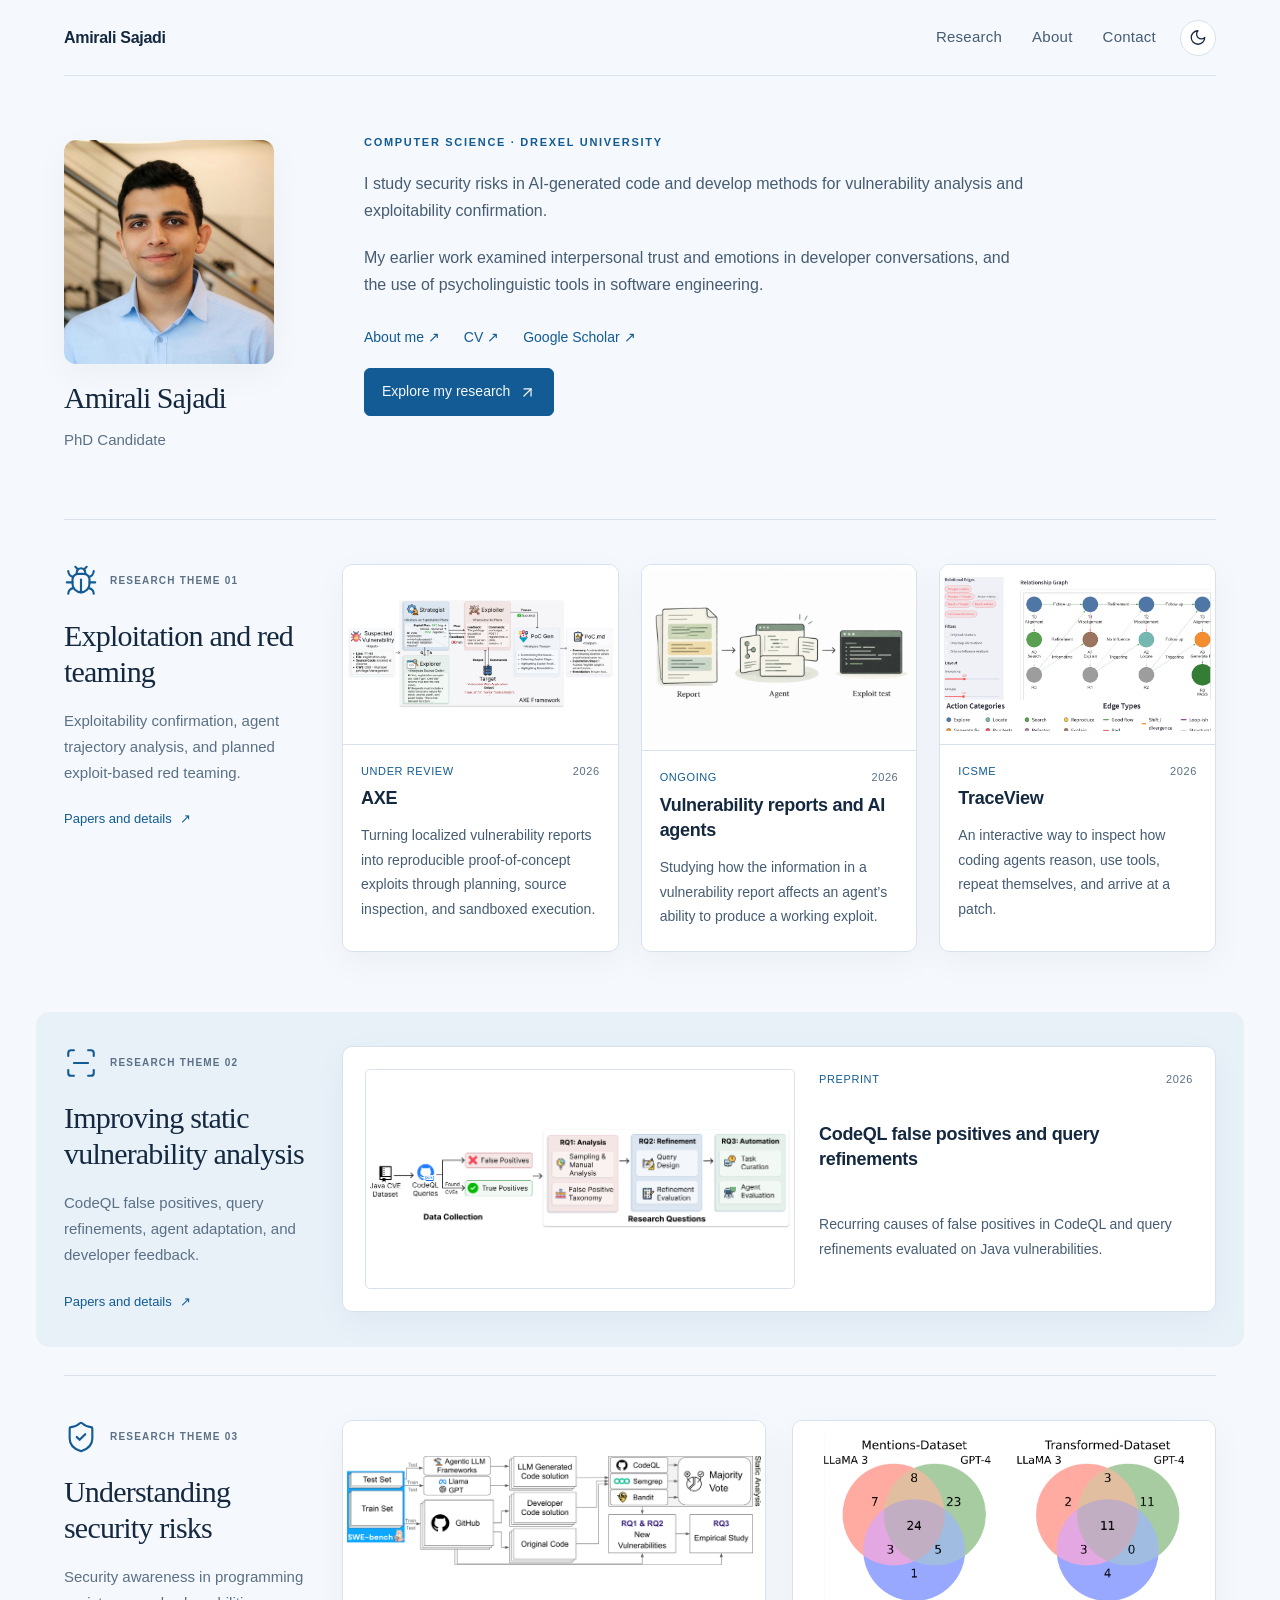
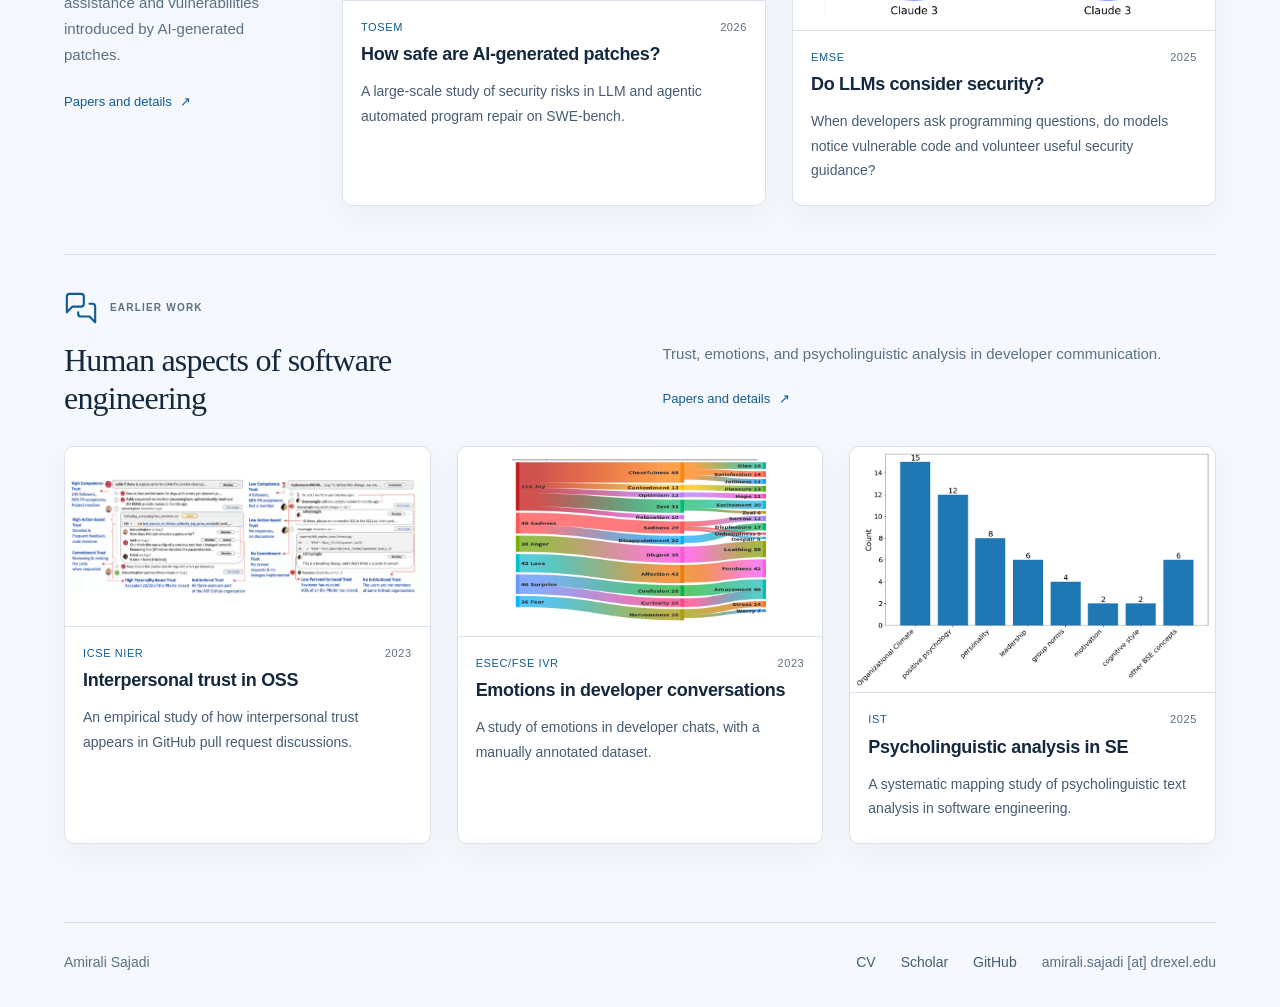
<file: index.html>
<!doctype html>
<html lang="en"><head><meta charset="utf-8"><meta name="viewport" content="width=device-width, initial-scale=1"><meta name="description" content="Amirali Sajadi. Research on AI-assisted software development, software security, and vulnerability analysis at Drexel University."><meta name="color-scheme" content="light dark"><meta name="theme-color" content="#f5f8fc"><script>try{const t=localStorage.getItem("amirali-theme");document.documentElement.dataset.theme=t|| (matchMedia("(prefers-color-scheme:dark)").matches?"dark":"light")}catch(e){}</script><title>Amirali Sajadi</title><link rel="stylesheet" href="/style.css?v=20261109f"><script src="/vendor/lucide.min.js" defer></script><script src="/script.js" defer></script></head>
<body><a class="skip" href="#main">Skip to content</a><header class="site-header wrap"><a class="home-link" href="/">Amirali Sajadi</a><nav aria-label="Main navigation"><a href="/research/">Research</a><a href="/about/">About</a><a href="/contact/">Contact</a></nav><button class="theme-toggle" type="button" aria-label="Switch to dark mode"><i data-lucide="moon" aria-hidden="true"></i></button></header><main id="main" class="wrap home-main"><section class="profile-intro" aria-labelledby="profile-name"><aside class="home-profile"><a class="home-profile-photo" href="/about/" aria-label="About Amirali Sajadi"><img src="/assets/portrait.jpg" width="1388" height="1328" alt="Amirali Sajadi"></a><h1 id="profile-name">Amirali Sajadi</h1><p class="profile-affiliation">PhD Candidate</p></aside><div class="home-overview"><div class="intro-label">Computer science · Drexel University</div><p>I study security risks in AI-generated code and develop methods for vulnerability analysis and exploitability confirmation.</p><p>My earlier work examined interpersonal trust and emotions in developer conversations, and the use of psycholinguistic tools in software engineering.</p><div class="overview-links"><a class="profile-about-link" href="/about/">About me ↗</a><a href="/assets/cv.pdf" target="_blank" rel="noopener">CV ↗</a><a href="https://scholar.google.com/citations?user=wyZsULIAAAAJ&hl=en" target="_blank" rel="noopener">Google Scholar ↗</a></div><div class="overview-research"><a class="primary-link" href="/research/">Explore my research <i data-lucide="arrow-up-right" aria-hidden="true"></i></a></div></div></section><section class="research-theme theme-exploitation" aria-labelledby="theme-exploitation"><div class="theme-heading"><div class="theme-topline"><span class="theme-icon"><i data-lucide="bug" aria-hidden="true"></i></span><span class="theme-index">Research theme 01</span></div><h2 id="theme-exploitation">Exploitation and red teaming</h2><p>Exploitability confirmation, agent trajectory analysis, and planned exploit-based red teaming.</p><a class="theme-link" href="/research/?topic=exploitation">Papers and details <span aria-hidden="true">↗</span></a></div><div class="work-grid grid-count-3"><article class="work-tile"><button class="tile-image figure-fill" type="button" data-figure-key="axe" aria-label="Enlarge image for AXE: Grey-Box Exploitability Confirmation for Localized Vulnerability Reports"><img src="/assets/axe.png" alt="Figure from AXE: Grey-Box Exploitability Confirmation for Localized Vulnerability Reports" loading="lazy"></button><div class="tile-meta">Under review <span>2026</span></div><h3><a href="/research/#paper-axe">AXE</a></h3><p>Turning localized vulnerability reports into reproducible proof-of-concept exploits through planning, source inspection, and sandboxed execution.</p></article><article class="work-tile"><button class="tile-image figure-fill" type="button" data-figure-key="report" aria-label="Enlarge image for What Makes a Vulnerability Report Useful to an AI Exploitation Agent?"><img src="/assets/report-illustration.png" alt="Concept illustration showing a vulnerability report guiding an AI agent in developing and testing an exploit." loading="lazy"></button><div class="tile-meta">Ongoing <span>2026</span></div><h3><a href="/research/#paper-report">Vulnerability reports and AI agents</a></h3><p>Studying how the information in a vulnerability report affects an agent’s ability to produce a working exploit.</p></article><article class="work-tile"><button class="tile-image figure-fill" type="button" data-figure-key="trace" aria-label="Enlarge image for TraceView: Interactive Visualization of Agentic Program Repair Trajectories"><img src="/assets/trace.png" alt="Figure from TraceView: Interactive Visualization of Agentic Program Repair Trajectories" loading="lazy"></button><div class="tile-meta">ICSME <span>2026</span></div><h3><a href="/research/#paper-trace">TraceView</a></h3><p>An interactive way to inspect how coding agents reason, use tools, repeat themselves, and arrive at a patch.</p></article></div></section><section class="research-theme theme-analysis" aria-labelledby="theme-analysis"><div class="theme-heading"><div class="theme-topline"><span class="theme-icon"><i data-lucide="scan-line" aria-hidden="true"></i></span><span class="theme-index">Research theme 02</span></div><h2 id="theme-analysis">Improving static vulnerability analysis</h2><p>CodeQL false positives, query refinements, agent adaptation, and developer feedback.</p><a class="theme-link" href="/research/?topic=analysis">Papers and details <span aria-hidden="true">↗</span></a></div><div class="work-grid grid-count-1"><article class="work-tile"><button class="tile-image figure-fill" type="button" data-figure-key="sast" aria-label="Enlarge image for An Empirical Analysis of CodeQL False Positives and Query Refinements for Java Vulnerabilities"><img src="/assets/sast-white.png" alt="Figure from An Empirical Analysis of CodeQL False Positives and Query Refinements for Java Vulnerabilities" loading="lazy"></button><div class="tile-meta">Preprint <span>2026</span></div><h3><a href="/research/#paper-sast">CodeQL false positives and query refinements</a></h3><p>Recurring causes of false positives in CodeQL and query refinements evaluated on Java vulnerabilities.</p></article></div></section><section class="research-theme theme-risks" aria-labelledby="theme-risks"><div class="theme-heading"><div class="theme-topline"><span class="theme-icon"><i data-lucide="shield-check" aria-hidden="true"></i></span><span class="theme-index">Research theme 03</span></div><h2 id="theme-risks">Understanding security risks</h2><p>Security awareness in programming assistance and vulnerabilities introduced by AI-generated patches.</p><a class="theme-link" href="/research/?topic=risks">Papers and details <span aria-hidden="true">↗</span></a></div><div class="work-grid grid-count-2"><article class="work-tile"><button class="tile-image figure-fill" type="button" data-figure-key="repair" aria-label="Enlarge image for How Safe Are AI-Generated Patches?"><img src="/assets/repair.png" alt="Figure from How Safe Are AI-Generated Patches?" loading="lazy"></button><div class="tile-meta">TOSEM <span>2026</span></div><h3><a href="/research/#paper-repair">How safe are AI-generated patches?</a></h3><p>A large-scale study of security risks in LLM and agentic automated program repair on SWE-bench.</p></article><article class="work-tile"><button class="tile-image" type="button" data-figure-key="llm" aria-label="Enlarge image for Do LLMs Consider Security? An Empirical Study on Responses to Programming Questions"><img src="/assets/llm.png" alt="Figure from Do LLMs Consider Security? An Empirical Study on Responses to Programming Questions" loading="lazy"></button><div class="tile-meta">EMSE <span>2025</span></div><h3><a href="/research/#paper-llm">Do LLMs consider security?</a></h3><p>When developers ask programming questions, do models notice vulnerable code and volunteer useful security guidance?</p></article></div></section><section class="research-theme theme-human" aria-labelledby="theme-human"><div class="theme-heading"><div class="theme-topline"><span class="theme-icon"><i data-lucide="messages-square" aria-hidden="true"></i></span><span class="theme-index">Earlier work</span></div><h2 id="theme-human">Human aspects of software engineering</h2><p>Trust, emotions, and psycholinguistic analysis in developer communication.</p><a class="theme-link" href="/research/?topic=human">Papers and details <span aria-hidden="true">↗</span></a></div><div class="work-grid grid-count-3"><article class="work-tile"><button class="tile-image figure-fill" type="button" data-figure-key="trust" aria-label="Enlarge image for Interpersonal Trust in OSS: Exploring Dimensions of Trust in GitHub Pull Requests"><img src="/assets/trust.png" alt="Figure from Interpersonal Trust in OSS: Exploring Dimensions of Trust in GitHub Pull Requests" loading="lazy"></button><div class="tile-meta">ICSE NIER <span>2023</span></div><h3><a href="/research/#paper-trust">Interpersonal trust in OSS</a></h3><p>An empirical study of how interpersonal trust appears in GitHub pull request discussions.</p></article><article class="work-tile"><button class="tile-image" type="button" data-figure-key="emotions" aria-label="Enlarge image for Towards Understanding Emotions in Informal Developer Interactions: A Gitter Chat Study"><img src="/assets/emotions.png" alt="Figure from Towards Understanding Emotions in Informal Developer Interactions: A Gitter Chat Study" loading="lazy"></button><div class="tile-meta">ESEC/FSE IVR <span>2023</span></div><h3><a href="/research/#paper-emotions">Emotions in developer conversations</a></h3><p>A study of emotions in developer chats, with a manually annotated dataset.</p></article><article class="work-tile"><button class="tile-image figure-fill" type="button" data-figure-key="psych" aria-label="Enlarge image for Psycholinguistic Analyses in Software Engineering Text: A Systematic Mapping Study"><img src="/assets/psych.png" alt="Figure from Psycholinguistic Analyses in Software Engineering Text: A Systematic Mapping Study" loading="lazy"></button><div class="tile-meta">IST <span>2025</span></div><h3><a href="/research/#paper-psych">Psycholinguistic analysis in SE</a></h3><p>A systematic mapping study of psycholinguistic text analysis in software engineering.</p></article></div></section></main><footer class="wrap"><span>Amirali Sajadi</span><div><a href="/assets/cv.pdf" target="_blank" rel="noopener">CV</a><a href="https://scholar.google.com/citations?user=wyZsULIAAAAJ&hl=en" target="_blank" rel="noopener">Scholar</a><a href="https://github.com/AmiraliSajadi" target="_blank" rel="noopener">GitHub</a><span>amirali.sajadi [at] drexel.edu</span></div></footer></body></html>
</file>
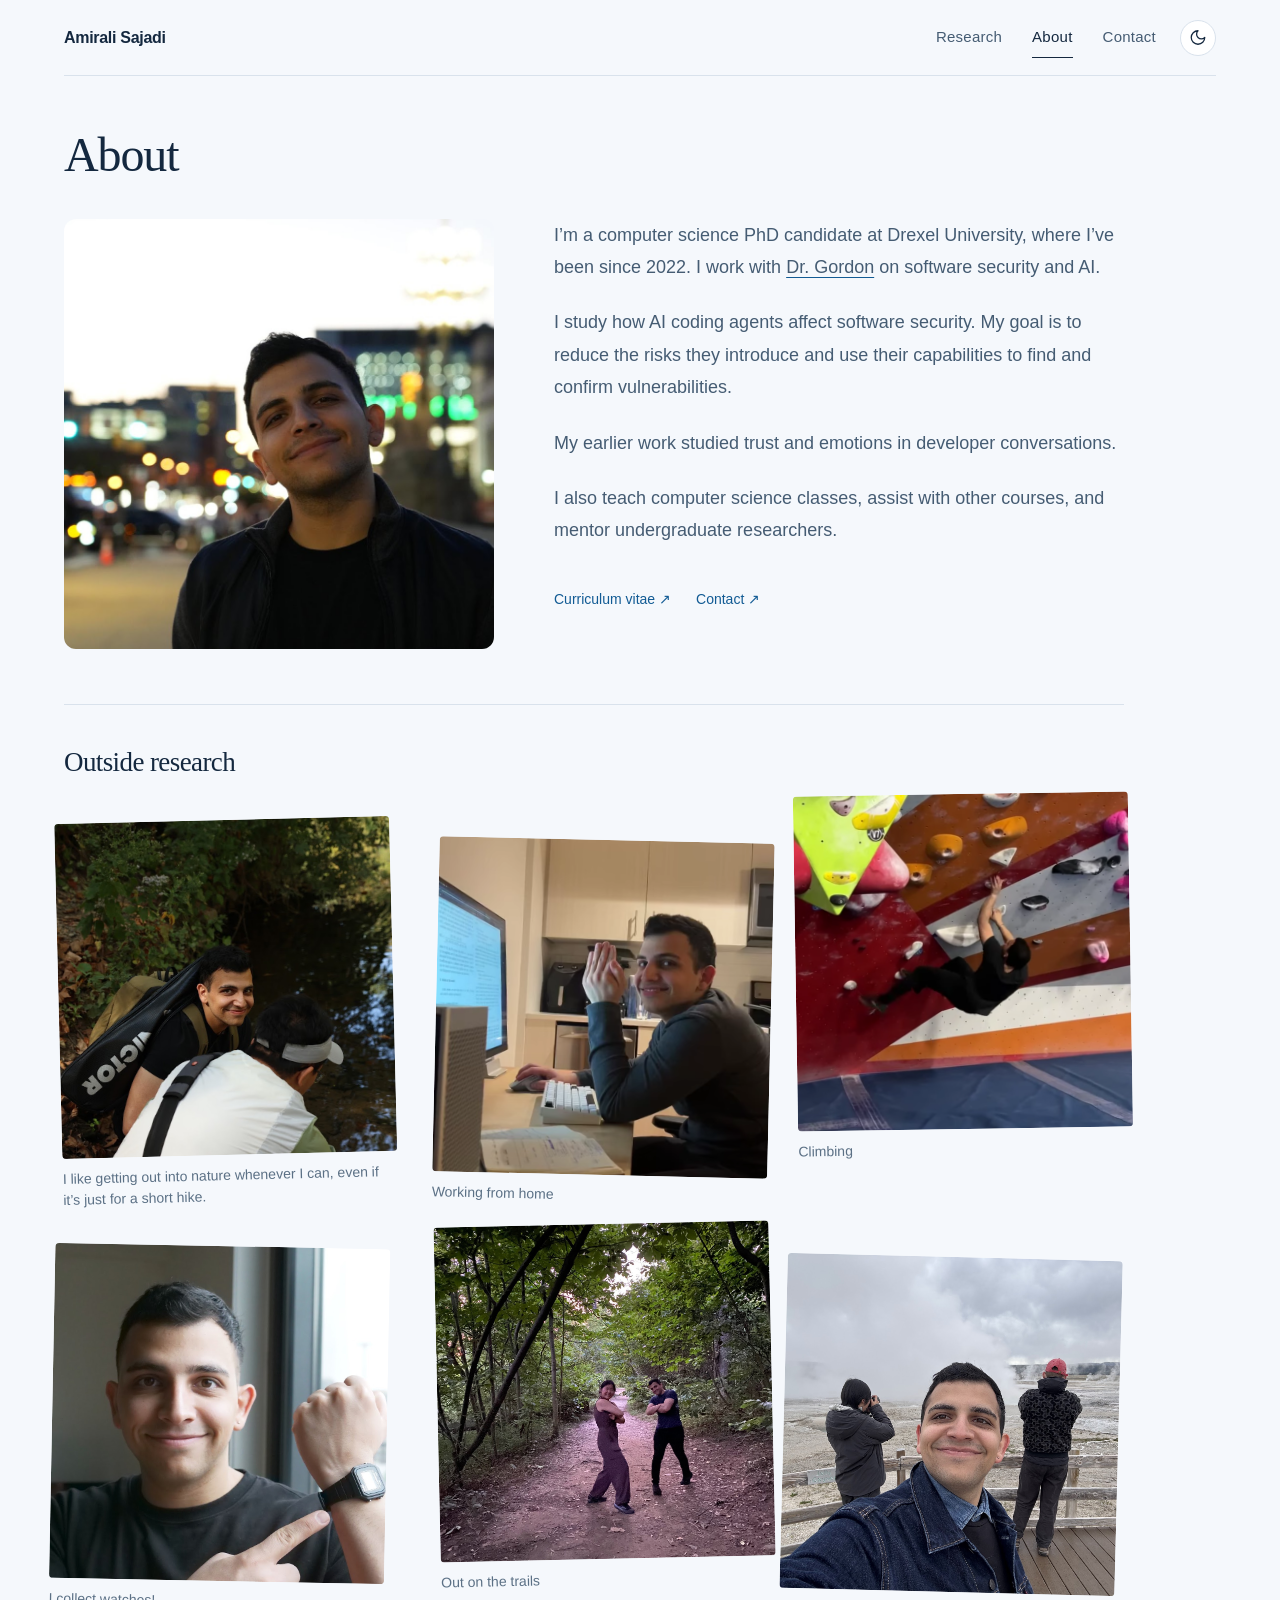
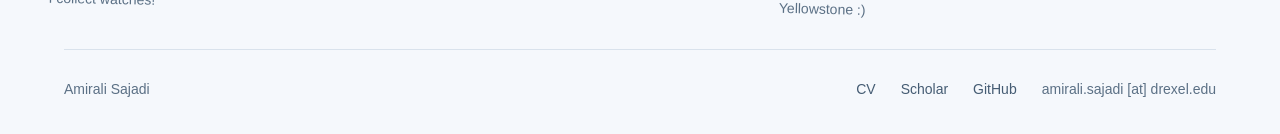
<file: about/index.html>
<!doctype html>
<html lang="en">

<head>
  <meta charset="utf-8">
  <meta name="viewport" content="width=device-width, initial-scale=1">
  <meta name="description"
    content="Amirali Sajadi. Research on AI-assisted software development, software security, and vulnerability analysis at Drexel University.">
  <meta name="color-scheme" content="light dark">
  <meta name="theme-color" content="#f5f8fc">
  <script>try {const t = localStorage.getItem("amirali-theme"); document.documentElement.dataset.theme = t || (matchMedia("(prefers-color-scheme:dark)").matches ? "dark" : "light")} catch (e) { }</script>
  <title>About · Amirali Sajadi</title>
  <link rel="stylesheet" href="/style.css">
  <script src="/vendor/lucide.min.js" defer></script>
  <script src="/script.js" defer></script>
</head>

<body><a class="skip" href="#main">Skip to content</a>
  <header class="site-header wrap"><a class="home-link" href="/">Amirali Sajadi</a>
    <nav aria-label="Main navigation"><a href="/research/">Research</a><a href="/about/" aria-current="page">About</a><a
        href="/contact/">Contact</a></nav><button class="theme-toggle" type="button" aria-label="Switch to dark mode"><i
        data-lucide="moon" aria-hidden="true"></i></button>
  </header>
  <main id="main" class="wrap page-main">
    <div class="page-intro">
      <h1>About</h1>
    </div>
    <div class="about-layout">
      <figure class="about-photo"><img src="/assets/personal/about-portrait.png"
          alt="Amirali outdoors at dusk with city lights in the background" width="886" height="1329"></figure>
      <div class="about-copy">
        <p>I’m a computer science PhD candidate at Drexel University, where I’ve been since 2022. I work with <a href="https://www.cs.drexel.edu/~csg63/" target="_blank" rel="noopener">Dr. Gordon</a> on software security and AI.</p>
        <p>I study how AI coding agents affect software security. My goal is to reduce the risks they introduce and use
          their capabilities to find and confirm vulnerabilities.</p>
        <p>My earlier work studied trust and emotions in developer conversations.</p>
        <p>I also teach computer science classes, assist with other courses, and mentor undergraduate researchers.</p>
        <div class="about-links"><a href="/assets/cv.pdf" target="_blank" rel="noopener">Curriculum vitae ↗</a><a
            href="/contact/">Contact ↗</a></div>
      </div>
    </div>
    <section class="about-gallery" aria-labelledby="outside-research">
      <h2 id="outside-research">Outside research</h2>
      <figure class="photo-hike"><img src="/assets/personal/hike.png"
          alt="Amirali beside a wooded creek with a companion" width="1273" height="849" loading="lazy">
        <figcaption>I like getting out into nature whenever I can, even if it’s just for a short hike.</figcaption>
      </figure>
      <figure class="photo-work"><img src="/assets/personal/working-at-home.png"
          alt="Amirali sitting at his desk with a monitor and notebook at home" width="739" height="946" loading="lazy">
        <figcaption>Working from home</figcaption>
      </figure>
      <figure class="photo-climb"><img src="/assets/personal/climbing.png"
          alt="Amirali climbing an indoor bouldering wall" width="747" height="702" loading="lazy">
        <figcaption>Climbing</figcaption>
      </figure>
      <figure class="photo-watch"><img src="/assets/personal/watches.png" alt="Amirali showing a watch on his wrist"
          width="996" height="1329" loading="lazy">
        <figcaption>I collect watches!</figcaption>
      </figure>
      <figure class="photo-trail"><img src="/assets/personal/trail-hike.png"
          alt="Amirali and a companion posing on a wooded trail" width="1772" height="1329" loading="lazy">
        <figcaption>Out on the trails</figcaption>
      </figure>
      <figure class="photo-yellowstone"><img src="/assets/personal/yellowstone.png"
          alt="Amirali at Yellowstone, with geothermal steam and two companions in the background" width="1772"
          height="1329" loading="lazy">
        <figcaption>Yellowstone :)</figcaption>
      </figure>
    </section>
  </main>
  <footer class="wrap"><span>Amirali Sajadi</span>
    <div><a href="/assets/cv.pdf" target="_blank" rel="noopener">CV</a><a
        href="https://scholar.google.com/citations?user=wyZsULIAAAAJ&hl=en" target="_blank" rel="noopener">Scholar</a><a
        href="https://github.com/AmiraliSajadi" target="_blank" rel="noopener">GitHub</a><span>amirali.sajadi [at] drexel.edu</span></div>
  </footer>
</body>

</html>
</file>
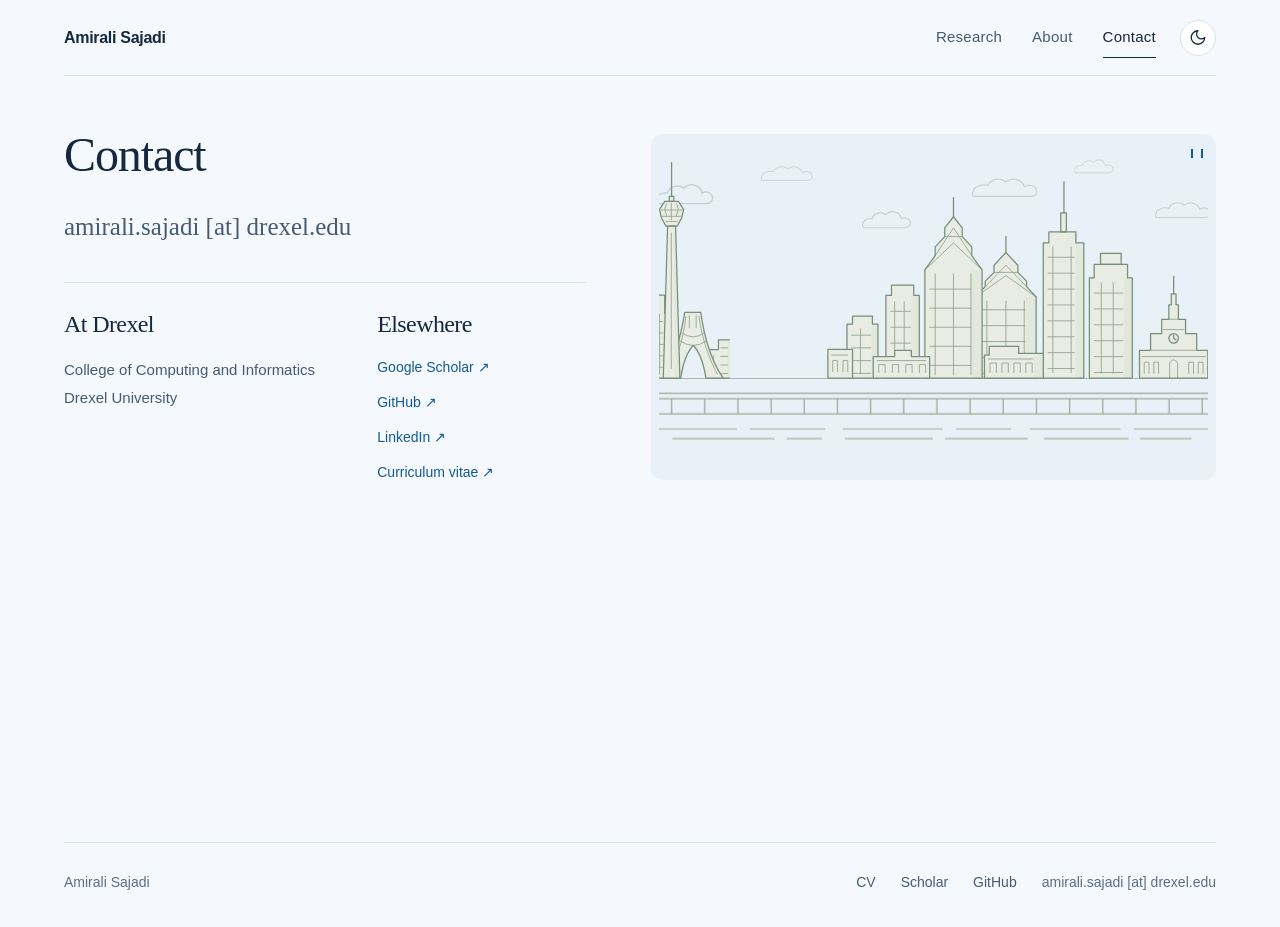
<file: contact/index.html>
<!doctype html>
<html lang="en"><head><meta charset="utf-8"><meta name="viewport" content="width=device-width, initial-scale=1"><meta name="description" content="Amirali Sajadi. Research on AI-assisted software development, software security, and vulnerability analysis at Drexel University."><meta name="color-scheme" content="light dark"><meta name="theme-color" content="#f5f8fc"><script>try{const t=localStorage.getItem("amirali-theme");document.documentElement.dataset.theme=t|| (matchMedia("(prefers-color-scheme:dark)").matches?"dark":"light")}catch(e){}</script><title>Contact · Amirali Sajadi</title><link rel="stylesheet" href="/style.css"><script src="/vendor/lucide.min.js" defer></script><script src="/script.js" defer></script></head>
<body><a class="skip" href="#main">Skip to content</a><header class="site-header wrap"><a class="home-link" href="/">Amirali Sajadi</a><nav aria-label="Main navigation"><a href="/research/">Research</a><a href="/about/">About</a><a href="/contact/" aria-current="page">Contact</a></nav><button class="theme-toggle" type="button" aria-label="Switch to dark mode"><i data-lucide="moon" aria-hidden="true"></i></button></header><main id="main" class="wrap page-main contact-page"><div class="contact-layout"><div class="page-intro"><h1>Contact</h1></div><div class="contact-copy"><p class="contact-email"><span>amirali.sajadi [at] drexel.edu</span></p><div class="contact-grid"><section><h2>At Drexel</h2><p>College of Computing and Informatics<br>Drexel University</p></section><section><h2>Elsewhere</h2><div class="contact-links"><a href="https://scholar.google.com/citations?user=wyZsULIAAAAJ&hl=en" target="_blank" rel="noopener">Google Scholar ↗</a><a href="https://github.com/AmiraliSajadi" target="_blank" rel="noopener">GitHub ↗</a><a href="https://www.linkedin.com/in/amirali-sajadi-a169a821b/" target="_blank" rel="noopener">LinkedIn ↗</a><a href="/assets/cv.pdf" target="_blank" rel="noopener">Curriculum vitae ↗</a></div></section></div></div><figure class="contact-visual"><svg xmlns="http://www.w3.org/2000/svg" viewBox="0 0 960 520" fill="none" class="journey-art" aria-hidden="true">
  <style>
.journey-art.is-active .city-line{stroke-dasharray:1;animation:journey-draw 2s ease-out var(--draw-delay,0s) both}
.journey-art.is-active .walker-trip{animation:journey-trip 48s linear 1.2s both}
.journey-art.is-active .walker-step{animation:journey-bob 1.2s ease-in-out 1.2s 40 both}
.journey-art.is-active .walker-leg-front{transform-origin:0 0;animation:journey-front-step 1.2s ease-in-out 1.2s 40 both}
.journey-art.is-active .walker-leg-back{transform-origin:0 0;animation:journey-back-step 1.2s ease-in-out 1.2s 40 both}
.journey-art.is-active .walker-arm-front{transform-origin:0 0;animation:journey-front-arm 1.2s ease-in-out 1.2s 40 both}
.journey-art.is-active .walker-arm-back{transform-origin:0 0;animation:journey-back-arm 1.2s ease-in-out 1.2s 40 both}
.journey-art.is-active .water-drift-one{animation:journey-water-one 18s ease-in-out 2.4s infinite}
.journey-art.is-active .water-drift-two{animation:journey-water-two 22s ease-in-out 2.4s infinite}
.journey-art .journey-cloud{transform:translateX(var(--cloud-position));opacity:var(--cloud-opacity,.42)}
.journey-art.is-active .journey-cloud{animation:journey-cloud-pass var(--cloud-duration) linear var(--cloud-delay) infinite}
.journey-art.is-paused *{animation-play-state:paused!important}
@keyframes journey-draw{from{stroke-dashoffset:1}to{stroke-dashoffset:0}}
@keyframes journey-trip{0%{transform:translateX(-74px);opacity:1}99.9%{opacity:1}100%{transform:translateX(740px);opacity:0}}
@keyframes journey-bob{0%,50%,100%{transform:translateY(0)}25%,75%{transform:translateY(.35px)}}
@keyframes journey-front-step{0%,100%{transform:rotate(0)}25%{transform:rotate(-24deg)}75%{transform:rotate(24deg)}}
@keyframes journey-back-step{0%,100%{transform:rotate(0)}25%{transform:rotate(24deg)}75%{transform:rotate(-24deg)}}
@keyframes journey-front-arm{0%,100%{transform:rotate(0)}25%{transform:rotate(-12deg)}75%{transform:rotate(12deg)}}
@keyframes journey-back-arm{0%,100%{transform:rotate(0)}25%{transform:rotate(12deg)}75%{transform:rotate(-12deg)}}
@keyframes journey-water-one{0%,100%{transform:translateX(0)}50%{transform:translateX(6px)}}
@keyframes journey-water-two{0%,100%{transform:translateX(0)}50%{transform:translateX(-5px)}}
@keyframes journey-cloud-pass{0%{transform:translateX(-140px);opacity:0}8%,82%{opacity:var(--cloud-opacity,.42)}100%{transform:translateX(1040px);opacity:0}}
@media(prefers-reduced-motion:reduce){
.journey-art.is-active .city-line{animation:none!important;stroke-dasharray:none!important;stroke-dashoffset:0!important}
.journey-art.is-active .walker-arm-front,.journey-art.is-active .walker-arm-back,.journey-art.is-active .walker-trip,.journey-art.is-active .walker-step,.journey-art.is-active .walker-leg-front,.journey-art.is-active .walker-leg-back,.journey-art.is-active .water-drift-one,.journey-art.is-active .water-drift-two{animation:none!important;transform:none!important}
.journey-art.is-active .journey-cloud{animation:none!important}
}
</style>
  <defs>
    <clipPath id="left-buildings-clip">
      <rect x="0" y="0" width="124" height="400" />
    </clipPath>
  </defs>
  <g class="journey-clouds" stroke="#91a28c" stroke-width="1.8" stroke-linecap="round" stroke-linejoin="round" aria-hidden="true">
    <g transform="translate(0 86)">
      <g class="journey-cloud cloud-one" style="--cloud-position:0px;--cloud-opacity:0.4;--cloud-duration:78s;--cloud-delay:-9.36s">
        <g transform="scale(1.2325)">
          <path d="M0 0H66C74 0 78 -6 75 -12C72 -17 66 -18 61 -15C59 -27 44 -31 35 -22C28 -28 15 -25 12 -15C4 -17 -4 -11 -4 -5C-4 -2 -2 0 0 0Z" />
        </g>
      </g>
    </g>
    <g transform="translate(0 45)">
      <g class="journey-cloud cloud-two" style="--cloud-position:180px;--cloud-opacity:0.34;--cloud-duration:96s;--cloud-delay:-25.92s">
        <g transform="scale(0.9425)">
          <path d="M0 0H84C92 0 95 -5 92 -11C89 -16 81 -18 75 -14C71 -25 57 -29 48 -21C39 -28 26 -26 21 -16C11 -19 0 -13 -1 -6C-2 -2 -1 0 0 0Z" />
        </g>
      </g>
    </g>
    <g transform="translate(0 128)">
      <g class="journey-cloud cloud-three" style="--cloud-position:360px;--cloud-opacity:0.4;--cloud-duration:112s;--cloud-delay:-48.16s">
        <g transform="scale(1.0440)">
          <path d="M0 0H66C74 0 78 -6 75 -12C72 -17 66 -18 61 -15C59 -27 44 -31 35 -22C28 -28 15 -25 12 -15C4 -17 -4 -11 -4 -5C-4 -2 -2 0 0 0Z" />
        </g>
      </g>
    </g>
    <g transform="translate(0 73)">
      <g class="journey-cloud cloud-four" style="--cloud-position:550px;--cloud-opacity:0.36;--cloud-duration:132s;--cloud-delay:-77.88s">
        <g transform="scale(1.1890)">
          <path d="M0 0H84C92 0 95 -5 92 -11C89 -16 81 -18 75 -14C71 -25 57 -29 48 -21C39 -28 26 -26 21 -16C11 -19 0 -13 -1 -6C-2 -2 -1 0 0 0Z" />
        </g>
      </g>
    </g>
    <g transform="translate(0 32)">
      <g class="journey-cloud cloud-five" style="--cloud-position:730px;--cloud-opacity:0.35;--cloud-duration:150s;--cloud-delay:-111.00s">
        <g transform="scale(0.8410)">
          <path d="M0 0H66C74 0 78 -6 75 -12C72 -17 66 -18 61 -15C59 -27 44 -31 35 -22C28 -28 15 -25 12 -15C4 -17 -4 -11 -4 -5C-4 -2 -2 0 0 0Z" />
        </g>
      </g>
    </g>
    <g transform="translate(0 110)">
      <g class="journey-cloud cloud-six" style="--cloud-position:870px;--cloud-opacity:0.4;--cloud-duration:174s;--cloud-delay:-153.12s">
        <g transform="scale(1.0150)">
          <path d="M0 0H84C92 0 95 -5 92 -11C89 -16 81 -18 75 -14C71 -25 57 -29 48 -21C39 -28 26 -26 21 -16C11 -19 0 -13 -1 -6C-2 -2 -1 0 0 0Z" />
        </g>
      </g>
    </g>
  </g>
  <g id="left-buildings" clip-path="url(#left-buildings-clip)" stroke="#789078" stroke-width="2.224" stroke-linecap="round" stroke-linejoin="round">
    <g id="left-west-block">
      <path d="M-26 390.9V270H-9V246H10V278H17V390.9Z" fill="#e9ece2" stroke="none" data-building-fill="true" />
      <path d="M8 279H17V390.9H8Z" fill="#e3e8dc" stroke="none" />
      <path d="M-9 292H7M-9 312H7M-9 332H7M-9 352H7M-9 372H7M1 279V384" stroke="#90a18b" stroke-width="1.45" fill="none" class="city-line" pathLength="1" style=";--draw-delay:0.00s" />
      <path d="M-26 390.9V270H-9V246H10V278H17V390.9Z" fill="none" data-building-outline="true" class="city-line" pathLength="1" style=";--draw-delay:0.08s" />
    </g>
    <g id="left-east-block">
      <path d="M86 390.9V341H104V324H132V390.9Z" fill="#e9ece2" stroke="none" data-building-fill="true" />
      <path d="M120 325H132V390.9H120Z" fill="#e3e8dc" stroke="none" />
      <path d="M108 338H120M108 353H120M108 368H120M108 383H120M95 351V384" stroke="#90a18b" stroke-width="1.45" fill="none" class="city-line" pathLength="1" style=";--draw-delay:0.16s" />
      <path d="M86 390.9V341H104V324H132V390.9Z" fill="none" data-building-outline="true" class="city-line" pathLength="1" style=";--draw-delay:0.24s" />
    </g>
    <g id="azadi-tower">
      <path d="M8 390.9C24 363 37 325 45 276H73C80 326 93 363 112 390.9H82C78 365 72 346 60 334C48 346 42 365 38 390.9Z" fill="#e9ece2" stroke="none" data-building-fill="true" />
      <path d="M47 283C43 322 31 357 18 384M70 283C75 323 88 358 102 384M37 326Q60 342 83 326M40 312Q60 326 79 312M53 282V303M65 282V303" stroke="#90a18b" stroke-width="1.45" fill="none" class="city-line" pathLength="1" style=";--draw-delay:0.32s" />
      <path d="M8 390.9C24 363 37 325 45 276H73C80 326 93 363 112 390.9H82C78 365 72 346 60 334C48 346 42 365 38 390.9Z" fill="none" data-building-outline="true" class="city-line" pathLength="1" style=";--draw-delay:0.40s" />
    </g>
    <g id="milad-tower">
      <path d="M15 125L7.5 390.9H36.5L29 125Z" fill="#e9ece2" stroke="none" data-building-fill="true" />
      <path d="M25 127L29 125L36.5 390.9H28Z" fill="#e3e8dc" stroke="none" />
      <path d="M21.5 137V374" stroke="#90a18b" stroke-width="1.45" fill="none" class="city-line" pathLength="1" style=";--draw-delay:0.00s" />
      <path d="M10 82H34L43 96L40 110L32 125H12L4 110L1 96Z" fill="#e9ece2" stroke="none" data-building-fill="true" />
      <path d="M4 97H40M6 108H38M12 117H32M13 86L10 96L14 108M31 86L34 96L30 108M21.5 85V114" stroke="#90a18b" stroke-width="1.45" fill="none" class="city-line" pathLength="1" style=";--draw-delay:0.08s" />
      <path d="M18 73H26V82H18Z" fill="#e9ece2" stroke="none" data-building-fill="true" />
      <path d="M22 14V73" class="city-line" pathLength="1" style=";--draw-delay:0.16s" />
      <path d="M15 125L7.5 390.9H36.5L29 125Z" fill="none" data-building-outline="true" class="city-line" pathLength="1" style=";--draw-delay:0.24s" />
      <path d="M10 82H34L43 96L40 110L32 125H12L4 110L1 96Z" fill="none" data-building-outline="true" class="city-line" pathLength="1" style=";--draw-delay:0.32s" />
      <path d="M18 73H26V82H18Z" fill="none" data-building-outline="true" class="city-line" pathLength="1" style=";--draw-delay:0.40s" />
    </g>
  </g>
  <g id="philly-buildings" transform="translate(180 -40) scale(1.39)" stroke="#789078" stroke-width="1.6" stroke-linecap="round" stroke-linejoin="round">
    <g id="second-liberty-place">
      <path d="M269 310V208L281 195V188L292 177V168L307 152L322 168V177L333 188V195L345 208V310Z" fill="#e9ece2" stroke="none" data-building-fill="true" />
      <path d="M332 208L345 208V310H332Z" fill="#e3e8dc" stroke="none" />
      <path d="M307 132V152" class="city-line" pathLength="1" style=";--draw-delay:0.00s" />
      <path d="M269 208L307 181L345 208M281 195L307 168L333 195M292 177H322M283 213V306M307 213V306M330 213V306M277 224H331M277 244H331M277 264H331M277 284H331M277 304H331" stroke="#90a18b" stroke-width="1.05" fill="none" class="city-line" pathLength="1" style=";--draw-delay:0.08s" />
      <path d="M269 310V208L281 195V188L292 177V168L307 152L322 168V177L333 188V195L345 208V310Z" fill="none" data-building-outline="true" class="city-line" pathLength="1" style=";--draw-delay:0.16s" />
    </g>
    <g id="comcast-technology-tower">
      <path d="M354 310V140H361V126H395V140H405V310Z" fill="#e9ece2" stroke="none" data-building-fill="true" />
      <path d="M395 140L405 146V310H395Z" fill="#e3e8dc" stroke="none" />
      <path d="M376 126V102H383V126Z" fill="#e9ece2" stroke="none" data-building-fill="true" />
      <path d="M380 63V102" class="city-line" pathLength="1" style=";--draw-delay:0.24s" />
      <path d="M366 145V303M389 145V303M360 158H393M360 178H393M360 198H393M360 218H393M360 238H393M360 258H393M360 278H393M360 298H393" stroke="#90a18b" stroke-width="1.05" fill="none" class="city-line" pathLength="1" style=";--draw-delay:0.32s" />
      <path d="M354 310V140H361V126H395V140H405V310Z" fill="none" data-building-outline="true" class="city-line" pathLength="1" style=";--draw-delay:0.40s" />
      <path d="M376 126V102H383V126Z" fill="none" data-building-outline="true" class="city-line" pathLength="1" style=";--draw-delay:0.00s" />
    </g>
    <g id="glass-office-tower">
      <path d="M412 310V184H418V167H460V184H466V310Z" fill="#e9ece2" stroke="none" data-building-fill="true" />
      <path d="M455 184H466V310H455Z" fill="#e3e8dc" stroke="none" />
      <path d="M426 167V153H452V167Z" fill="#e9ece2" stroke="none" data-building-fill="true" />
      <path d="M427 190V304M442 190V304M418 203H454M418 223H454M418 243H454M418 263H454M418 283H454M418 303H454" stroke="#90a18b" stroke-width="1.05" fill="none" class="city-line" pathLength="1" style=";--draw-delay:0.08s" />
      <path d="M412 310V184H418V167H460V184H466V310Z" fill="none" data-building-outline="true" class="city-line" pathLength="1" style=";--draw-delay:0.16s" />
      <path d="M426 167V153H452V167Z" fill="none" data-building-outline="true" class="city-line" pathLength="1" style=";--draw-delay:0.24s" />
    </g>
    <g id="one-liberty-place">
      <path d="M205 310V174L218 156V145L230 132V121L241 107L252 121V132L264 145V156L277 174V310Z" fill="#e9ece2" stroke="none" data-building-fill="true" />
      <path d="M264 174H277V310H264Z" fill="#e3e8dc" stroke="none" />
      <path d="M241 83V107" class="city-line" pathLength="1" style=";--draw-delay:0.32s" />
      <path d="M205 174L241 140L277 174M218 156L241 121L264 156M230 132H252M218 179V306M241 179V306M263 179V306M211 198H263M211 222H263M211 246H263M211 270H263M211 294H263" stroke="#90a18b" stroke-width="1.05" fill="none" class="city-line" pathLength="1" style=";--draw-delay:0.40s" />
      <path d="M205 310V174L218 156V145L230 132V121L241 107L252 121V132L264 145V156L277 174V310Z" fill="none" data-building-outline="true" class="city-line" pathLength="1" style=";--draw-delay:0.00s" />
    </g>
    <g id="city-hall">
      <path d="M475 310V275H489V254H503V236H512V218H515V204H521V218H524V236H533V254H547V275H561V310Z" fill="#e9ece2" stroke="none" data-building-fill="true" />
      <path d="M518 182V204" class="city-line" pathLength="1" style=";--draw-delay:0.08s" />
      <path d="M512 236H524M505 249H531M490 275H546M478 283H558M481 304V290H487V304M493 304V290H499V304M537 304V290H543V304M549 304V290H555V304M513 310V291Q518 283 523 291V310" stroke="#90a18b" stroke-width="1.05" fill="none" class="city-line" pathLength="1" style=";--draw-delay:0.16s" />
      <circle cx="518" cy="260" r="6" fill="#e9ece2" class="city-line" pathLength="1" style=";--draw-delay:0.24s" />
      <path d="M518 256V260L521 262" class="city-line" pathLength="1" style=";--draw-delay:0.32s" />
      <path d="M475 310V275H489V254H503V236H512V218H515V204H521V218H524V236H533V254H547V275H561V310Z" fill="none" data-building-outline="true" class="city-line" pathLength="1" style=";--draw-delay:0.40s" />
    </g>
    <g id="west-midrise">
      <path d="M107 310V242H114V232H139V242H146V310Z" fill="#e9ece2" stroke="none" data-building-fill="true" />
      <path d="M138 244H146V310H138Z" fill="#e3e8dc" stroke="none" />
      <path d="M113 256H137M113 272H137M113 288H137M113 304H137M124 248V305" stroke="#90a18b" stroke-width="1.05" fill="none" class="city-line" pathLength="1" style=";--draw-delay:0.00s" />
      <path d="M107 310V242H114V232H139V242H146V310Z" fill="none" data-building-outline="true" class="city-line" pathLength="1" style=";--draw-delay:0.08s" />
    </g>
    <g id="west-lowrise">
      <path d="M83 310V274H114V310Z" fill="#e9ece2" stroke="none" data-building-fill="true" />
      <path d="M88 281H108M89 302V288H95V302M102 302V288H108V302" stroke="#90a18b" stroke-width="1.05" fill="none" class="city-line" pathLength="1" style=";--draw-delay:0.16s" />
      <path d="M83 310V274H114V310Z" fill="none" data-building-outline="true" class="city-line" pathLength="1" style=";--draw-delay:0.24s" />
    </g>
    <g id="western-office">
      <path d="M156 310V206H163V193H191V206H198V310Z" fill="#e9ece2" stroke="none" data-building-fill="true" />
      <path d="M188 206H198V310H188Z" fill="#e3e8dc" stroke="none" />
      <path d="M167 214V304M179 214V304M162 226H187M162 246H187M162 266H187M162 286H187M162 304H187" stroke="#90a18b" stroke-width="1.05" fill="none" class="city-line" pathLength="1" style=";--draw-delay:0.32s" />
      <path d="M156 310V206H163V193H191V206H198V310Z" fill="none" data-building-outline="true" class="city-line" pathLength="1" style=";--draw-delay:0.40s" />
    </g>
    <g id="west-street-block">
      <path d="M140 310V283H167V275H188V283H211V310Z" fill="#e9ece2" stroke="none" data-building-fill="true" />
      <path d="M145 288H206M147 303V293H155V303M164 303V293H172V303M181 303V293H189V303M198 303V293H206V303" stroke="#90a18b" stroke-width="1.05" fill="none" class="city-line" pathLength="1" style=";--draw-delay:0.00s" />
      <path d="M140 310V283H167V275H188V283H211V310Z" fill="none" data-building-outline="true" class="city-line" pathLength="1" style=";--draw-delay:0.08s" />
    </g>
    <g id="central-street-block">
      <path d="M280 310V281H286V270H323V279H354V310Z" fill="#e9ece2" stroke="none" data-building-fill="true" />
      <path d="M342 280H354V310H342Z" fill="#e3e8dc" stroke="none" />
      <path d="M285 286H341M287 303V291H295V303M302 303V291H310V303M317 303V291H325V303M332 303V291H340V303" stroke="#90a18b" stroke-width="1.05" fill="none" class="city-line" pathLength="1" style=";--draw-delay:0.16s" />
      <path d="M280 310V281H286V270H323V279H354V310Z" fill="none" data-building-outline="true" class="city-line" pathLength="1" style=";--draw-delay:0.24s" />
    </g>
  </g>
  <g transform="translate(284 390.9)" stroke="#5e795f" stroke-width="1.6" stroke-linecap="round" stroke-linejoin="round">
    <g class="walker-trip">
      <g class="walker-size" transform="scale(.8)">
        <g class="walker-step">
          <g transform="translate(0 -15)">
            <g class="walker-arm-back">
              <path d="M0 0L-1.3 3.6L-1.8 6.4" />
              <circle cx="-1.8" cy="6.4" r=".55" fill="#5e795f" stroke="none" />
            </g>
          </g>
          <circle cx="0" cy="-19" r="2.2" fill="#5e795f" stroke="none" />
          <path d="M0 -16.5V-8.5" />
          <g transform="translate(0 -8.5)">
            <g class="walker-leg-front">
              <path d="M0 0L0 4.3L1 8.5" />
            </g>
            <g class="walker-leg-back">
              <path d="M0 0L0 4.3L-1 8.5" />
            </g>
          </g>
          <g transform="translate(0 -15)">
            <g class="walker-arm-front">
              <path d="M0 0L1 3.6L1.4 6.8" />
              <circle cx="1.4" cy="6.8" r=".55" fill="#5e795f" stroke="none" />
            </g>
          </g>
        </g>
      </g>
    </g>
  </g>
  <g stroke="#9aaa92" stroke-width="2.2" stroke-linecap="round" stroke-linejoin="round">
    <path d="M0 417.3H960M0 427H960M22 427V453.5M80 427V453.5M138 427V453.5M196 427V453.5M254 427V453.5M312 427V453.5M370 427V453.5M428 427V453.5M486 427V453.5M544 427V453.5M602 427V453.5M660 427V453.5M718 427V453.5M776 427V453.5M834 427V453.5M892 427V453.5M950 427V453.5M0 453.5H960" />
    <path d="M0 479.9H135M160 479.9H290M322 479.9H495M520 479.9H615M650 479.9H806M832 479.9H960" stroke="#acb9a4" class="water-drift-one" />
    <path d="M24 496.5H201M224 496.5H284M326 496.5H478M501 496.5H644M674 496.5H820M842 496.5H930" stroke="#acb9a4" class="water-drift-two" />
  </g>
  <path d="M0 390.9H960" stroke="#789078" stroke-width="1.6" stroke-linecap="round" />
</svg>
<button class="journey-control" type="button" aria-label="Pause animation" title="Pause animation" data-paused="false" hidden></button></figure></div></main><footer class="wrap"><span>Amirali Sajadi</span><div><a href="/assets/cv.pdf" target="_blank" rel="noopener">CV</a><a href="https://scholar.google.com/citations?user=wyZsULIAAAAJ&hl=en" target="_blank" rel="noopener">Scholar</a><a href="https://github.com/AmiraliSajadi" target="_blank" rel="noopener">GitHub</a><span>amirali.sajadi [at] drexel.edu</span></div></footer></body></html>
</file>
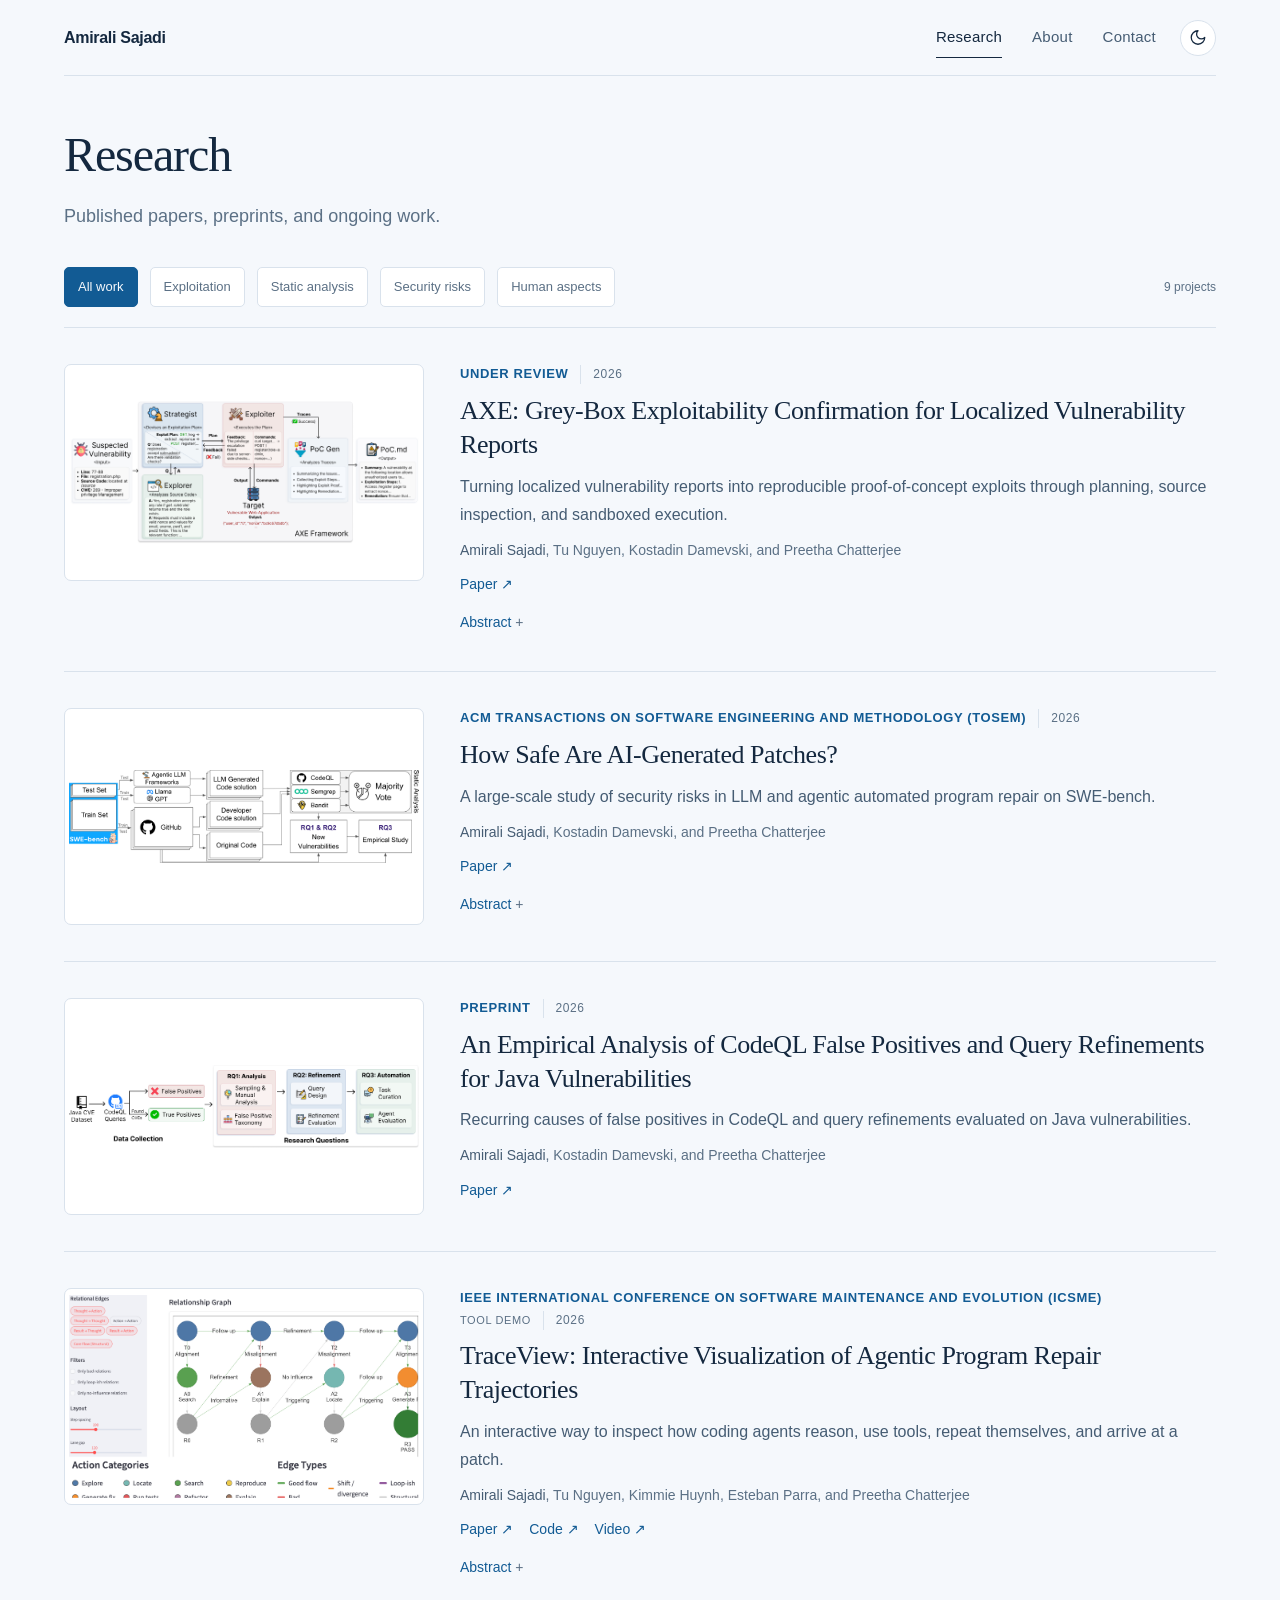
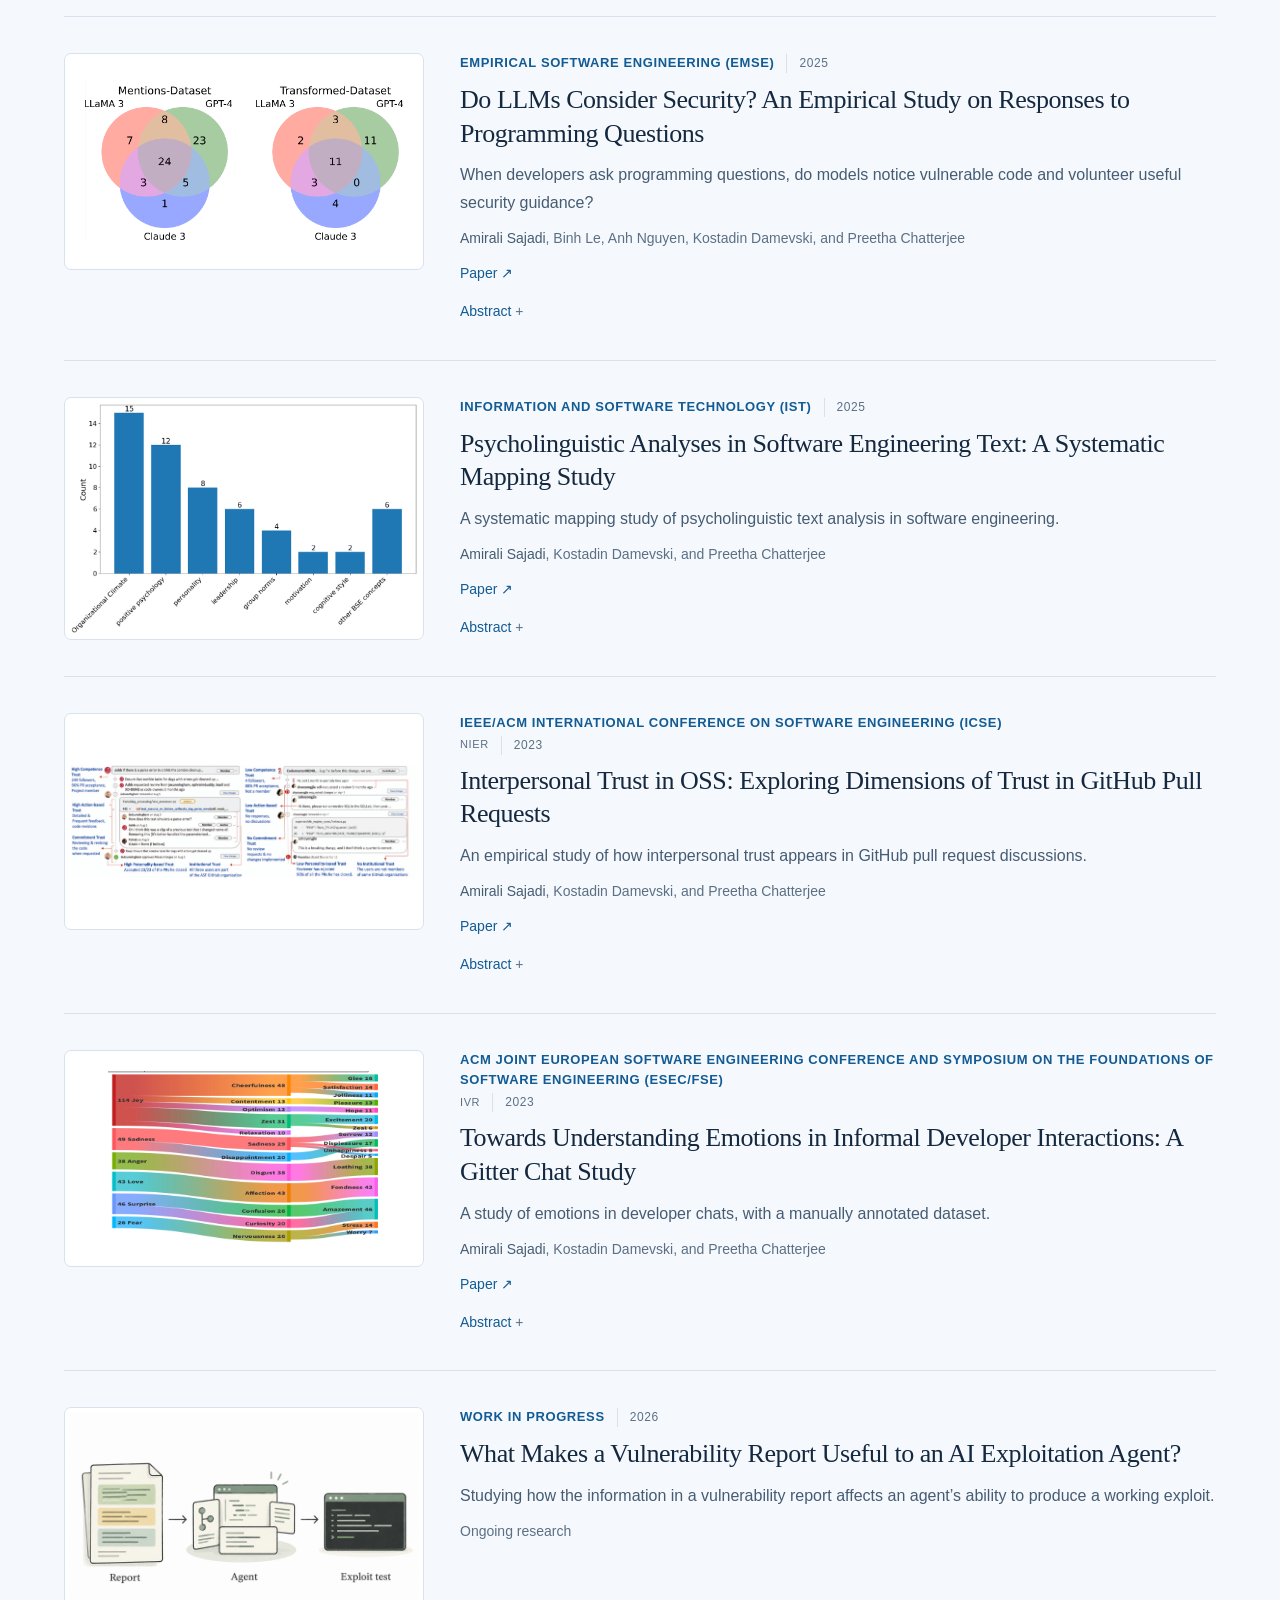
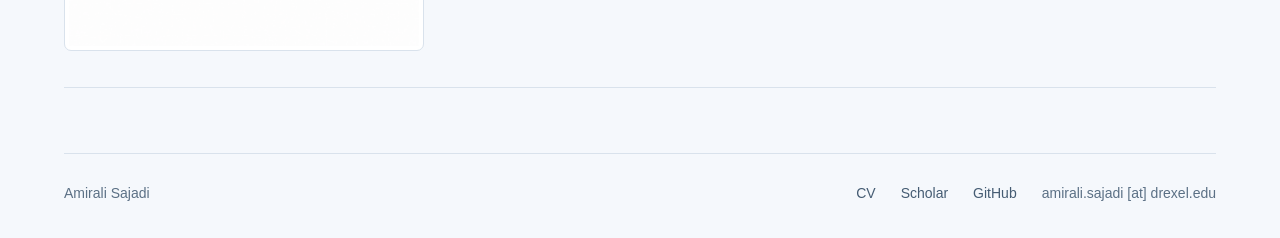
<file: research/index.html>
<!doctype html>
<html lang="en"><head><meta charset="utf-8"><meta name="viewport" content="width=device-width, initial-scale=1"><meta name="description" content="Amirali Sajadi. Research on AI-assisted software development, software security, and vulnerability analysis at Drexel University."><meta name="color-scheme" content="light dark"><meta name="theme-color" content="#f5f8fc"><script>try{const t=localStorage.getItem("amirali-theme");document.documentElement.dataset.theme=t|| (matchMedia("(prefers-color-scheme:dark)").matches?"dark":"light")}catch(e){}</script><title>Research · Amirali Sajadi</title><link rel="stylesheet" href="/style.css"><script src="/vendor/lucide.min.js" defer></script><script src="/script.js" defer></script></head>
<body><a class="skip" href="#main">Skip to content</a><header class="site-header wrap"><a class="home-link" href="/">Amirali Sajadi</a><nav aria-label="Main navigation"><a href="/research/" aria-current="page">Research</a><a href="/about/">About</a><a href="/contact/">Contact</a></nav><button class="theme-toggle" type="button" aria-label="Switch to dark mode"><i data-lucide="moon" aria-hidden="true"></i></button></header><main id="main" class="wrap page-main"><div class="page-intro"><h1>Research</h1><p>Published papers, preprints, and ongoing work.</p></div><div class="research-toolbar"><div class="filters" role="group" aria-label="Filter research by topic"><button type="button" data-filter="all" aria-pressed="true">All work</button><button type="button" data-filter="exploitation" aria-pressed="false">Exploitation</button><button type="button" data-filter="analysis" aria-pressed="false">Static analysis</button><button type="button" data-filter="risks" aria-pressed="false">Security risks</button><button type="button" data-filter="human" aria-pressed="false">Human aspects</button></div><span id="count" class="research-count" aria-live="polite">9 projects</span></div><div id="papers"><article class="paper" id="paper-axe" data-topic="exploitation"><button class="paper-figure figure-fill" type="button" data-figure-key="axe" aria-label="Enlarge image for AXE: Grey-Box Exploitability Confirmation for Localized Vulnerability Reports"><img src="/assets/axe.png" alt="Figure from AXE: Grey-Box Exploitability Confirmation for Localized Vulnerability Reports" loading="lazy"></button><div><div class="paper-meta"><span class="paper-venue">Under review</span><span class="paper-year">2026</span></div><h2><a href="/assets/papers/AXE.pdf" target="_blank" rel="noopener">AXE: Grey-Box Exploitability Confirmation for Localized Vulnerability Reports</a></h2><p class="paper-summary">Turning localized vulnerability reports into reproducible proof-of-concept exploits through planning, source inspection, and sandboxed execution.</p><p class="authors"><strong>Amirali Sajadi</strong>, Tu Nguyen, Kostadin Damevski, and Preetha Chatterjee</p><div class="paper-actions"><a href="/assets/papers/AXE.pdf" target="_blank" rel="noopener">Paper ↗</a></div><details><summary>Abstract</summary><p>Vulnerability detection tools are widely adopted in software projects, yet they often overwhelm maintainers with false positives and non-actionable reports. Automated exploitation systems can help validate these reports; however, existing approaches typically operate in isolation from detection pipelines, failing to leverage available metadata such as vulnerability type and source-code location. This paper investigates grey-box exploitation as a vulnerability triage methodology by leveraging bare minimum detection metadata i.e., CWE classification and location, to automatically confirm which reported vulnerabilities are exploitable. We present AXE, a multi-agent framework that operationalizes this paradigm through iterative planning, source inspection, and dynamic execution. Evaluated on the CVE-Bench dataset, AXE achieves a 30% exploitation success rate, a 3x improvement over state-of-the-art black-box baselines. Even in a single-agent configuration, grey-box metadata yields a 1.75x performance gain. Systematic error analysis shows that most failed attempts arise from specific reasoning gaps, including misinterpreted vulnerability semantics and unmet execution preconditions. For successful exploits, AXE produces actionable, reproducible proof-of-concept artifacts, demonstrating its utility in streamlining Web vulnerability triage and remediation. We further evaluate AXE’s generalizability through a case study on a recent real-world vulnerability not included in CVE-Bench.</p></details></div></article><article class="paper" id="paper-repair" data-topic="risks"><button class="paper-figure figure-fill" type="button" data-figure-key="repair" aria-label="Enlarge image for How Safe Are AI-Generated Patches?"><img src="/assets/repair.png" alt="Figure from How Safe Are AI-Generated Patches?" loading="lazy"></button><div><div class="paper-meta"><span class="paper-venue">ACM Transactions on Software Engineering and Methodology (TOSEM)</span><span class="paper-year">2026</span></div><h2><a href="/assets/papers/Are_LLM_Patches_Secure.pdf" target="_blank" rel="noopener">How Safe Are AI-Generated Patches?</a></h2><p class="paper-summary">A large-scale study of security risks in LLM and agentic automated program repair on SWE-bench.</p><p class="authors"><strong>Amirali Sajadi</strong>, Kostadin Damevski, and Preetha Chatterjee</p><div class="paper-actions"><a href="/assets/papers/Are_LLM_Patches_Secure.pdf" target="_blank" rel="noopener">Paper ↗</a></div><details><summary>Abstract</summary><p>Large language models (LLMs) and agentic frameworks are increasingly used for development tasks such as automated program repair (APR). Prior work has identified security risks in LLM-generated code, but most studies focus on synthetic, simplified, or isolated tasks. We present a large-scale security analysis of LLM-generated patches using 20,000+ GitHub issues from SWE-bench. We evaluate developer-written patches, two standalone LLMs (Llama 3.3 Instruct-70B and GPT-5.4 nano), and four agentic frameworks (OpenHands, AutoCodeRover, HoneyComb, and SWE-agent). We also analyze code, issue, and project-level factors associated with insecure patches. Under our evaluated SWE-bench setup, Llama 3.3 introduced 135 manually confirmed vulnerabilities across the train and test sets, compared with 12 in developer-written patches for the same issues. On the SWE-bench test set, GPT-5.4 nano introduced 3 vulnerabilities compared with 2 in developer patches. All four evaluated agentic frameworks also introduced vulnerabilities. OpenHands had the highest retained count, with 44 vulnerabilities across 11 issue instances. Vulnerabilities are associated with broader code modifications and with issues missing specific information. These results suggest that APR systems require proactive risk assessment methods that consider both generated code and issue context.</p></details></div></article><article class="paper" id="paper-sast" data-topic="analysis"><button class="paper-figure figure-fill" type="button" data-figure-key="sast" aria-label="Enlarge image for An Empirical Analysis of CodeQL False Positives and Query Refinements for Java Vulnerabilities"><img src="/assets/sast-white.png" alt="Figure from An Empirical Analysis of CodeQL False Positives and Query Refinements for Java Vulnerabilities" loading="lazy"></button><div><div class="paper-meta"><span class="paper-venue">Preprint</span><span class="paper-year">2026</span></div><h2><a href="/assets/papers/codeql.pdf" target="_blank" rel="noopener">An Empirical Analysis of CodeQL False Positives and Query Refinements for Java Vulnerabilities</a></h2><p class="paper-summary">Recurring causes of false positives in CodeQL and query refinements evaluated on Java vulnerabilities.</p><p class="authors"><strong>Amirali Sajadi</strong>, Kostadin Damevski, and Preetha Chatterjee</p><div class="paper-actions"><a href="/assets/papers/codeql.pdf" target="_blank" rel="noopener">Paper ↗</a></div></div></article><article class="paper" id="paper-trace" data-topic="exploitation"><button class="paper-figure figure-fill" type="button" data-figure-key="trace" aria-label="Enlarge image for TraceView: Interactive Visualization of Agentic Program Repair Trajectories"><img src="/assets/trace.png" alt="Figure from TraceView: Interactive Visualization of Agentic Program Repair Trajectories" loading="lazy"></button><div><div class="paper-meta paper-meta-with-track"><span class="paper-venue">IEEE International Conference on Software Maintenance and Evolution (ICSME)</span><span class="paper-track">Tool Demo</span><span class="paper-year">2026</span></div><h2><a href="/assets/papers/TraceView.pdf" target="_blank" rel="noopener">TraceView: Interactive Visualization of Agentic Program Repair Trajectories</a></h2><p class="paper-summary">An interactive way to inspect how coding agents reason, use tools, repeat themselves, and arrive at a patch.</p><p class="authors"><strong>Amirali Sajadi</strong>, Tu Nguyen, Kimmie Huynh, Esteban Parra, and Preetha Chatterjee</p><div class="paper-actions"><a href="/assets/papers/TraceView.pdf" target="_blank" rel="noopener">Paper ↗</a><a href="https://github.com/SOAR-Lab/agent-traj-visualization" target="_blank" rel="noopener">Code ↗</a><a href="https://youtu.be/9ZCh7Ifj2AQ" target="_blank" rel="noopener">Video ↗</a></div><details><summary>Abstract</summary><p>LLM-based automated program repair (APR) agents generate patches to fix software bugs with minimal human intervention. These agents often produce long trajectories of reasoning, tool use, and feedback to produce candidate patches. Final patch outcomes show whether a repair attempt succeeded or failed, but they do not show how the agent reached that outcome, or where the process became repetitive or misaligned with the task. This makes agentic repair failures difficult to diagnose, reproduce, and prevent. To help developers address these challenges, we present TraceView , an interactive tool for labeling and visualizing repair trajectories from APR systems. TraceView organizes raw and pre-labeled agentic runs with Thought , Action , and Result components to support semantic relation labeling and diagnosis, and renders the resulting trajectory as graph views. Furthermore, TraceView provides relation filters, patch outcome summaries, metrics, and node-level evidence panels to help users inspect how reasoning , actions , and feedback connect across the various steps of an agentic repair attempt. We evaluate TraceView with five researchers through a survey-based user study. Participants reported that TraceView made trajectories easier to scan and that its overview-to-detail workflow helped them better understand repair behavior. The TraceView source code is available at https://github.com/SOAR-Lab/agent-traj-visualization . A screencast of TraceView is available at https://youtu.be/9ZCh7Ifj2AQ .</p></details></div></article><article class="paper" id="paper-llm" data-topic="risks"><button class="paper-figure" type="button" data-figure-key="llm" aria-label="Enlarge image for Do LLMs Consider Security? An Empirical Study on Responses to Programming Questions"><img src="/assets/llm.png" alt="Figure from Do LLMs Consider Security? An Empirical Study on Responses to Programming Questions" loading="lazy"></button><div><div class="paper-meta"><span class="paper-venue">Empirical Software Engineering (EMSE)</span><span class="paper-year">2025</span></div><h2><a href="/assets/papers/do_llms_consider_security.pdf" target="_blank" rel="noopener">Do LLMs Consider Security? An Empirical Study on Responses to Programming Questions</a></h2><p class="paper-summary">When developers ask programming questions, do models notice vulnerable code and volunteer useful security guidance?</p><p class="authors"><strong>Amirali Sajadi</strong>, Binh Le, Anh Nguyen, Kostadin Damevski, and Preetha Chatterjee</p><div class="paper-actions"><a href="/assets/papers/do_llms_consider_security.pdf" target="_blank" rel="noopener">Paper ↗</a></div><details><summary>Abstract</summary><p>The widespread adoption of conversational LLMs for software development has raised new security concerns regarding the safety of LLM-generated content. Our motivational study outlines ChatGPT&#x27;s potential in volunteering context-specific information to the developers, promoting safe coding practices. Motivated by this finding, we conduct a study to evaluate the degree of security awareness exhibited by three prominent LLMs: Claude 3, GPT-4, and Llama 3. We prompt these LLMs with Stack Overflow questions that contain vulnerable code to evaluate whether they merely provide answers to the questions or if they also warn users about the insecure code, thereby demonstrating a degree of security awareness. Further, we assess whether LLM responses provide information about the causes, exploits, and the potential fixes of the vulnerability, to help raise users&#x27; awareness. Our findings show that all three models struggle to accurately detect and warn users about vulnerabilities, achieving a detection rate of only 12.6% to 40% across our datasets. We also observe that the LLMs tend to identify certain types of vulnerabilities related to sensitive information exposure and improper input neutralization much more frequently than other types, such as those involving external control of file names or paths. Furthermore, when LLMs do issue security warnings, they often provide more information on the causes, exploits, and fixes of vulnerabilities compared to Stack Overflow responses. Finally, we provide an in-depth discussion on the implications of our findings and present a CLI-based prompting tool that can be used to generate significantly more secure LLM responses.</p></details></div></article><article class="paper" id="paper-psych" data-topic="human"><button class="paper-figure figure-fill" type="button" data-figure-key="psych" aria-label="Enlarge image for Psycholinguistic Analyses in Software Engineering Text: A Systematic Mapping Study"><img src="/assets/psych.png" alt="Figure from Psycholinguistic Analyses in Software Engineering Text: A Systematic Mapping Study" loading="lazy"></button><div><div class="paper-meta"><span class="paper-venue">Information and Software Technology (IST)</span><span class="paper-year">2025</span></div><h2><a href="/assets/papers/psycholinguistic_analyses_in_se_text.pdf" target="_blank" rel="noopener">Psycholinguistic Analyses in Software Engineering Text: A Systematic Mapping Study</a></h2><p class="paper-summary">A systematic mapping study of psycholinguistic text analysis in software engineering.</p><p class="authors"><strong>Amirali Sajadi</strong>, Kostadin Damevski, and Preetha Chatterjee</p><div class="paper-actions"><a href="/assets/papers/psycholinguistic_analyses_in_se_text.pdf" target="_blank" rel="noopener">Paper ↗</a></div><details><summary>Abstract</summary><p>Context: A deeper understanding of human factors in software engineering (SE) is essential for improving team collaboration, decision-making, and productivity. Communication channels iike code reviews and chats provide insights into developers’ psychological and emotional states. While large language models excel at text analysis, they often lack transparency and precision. Psycholinguistic tools like Linguistic Inquiry and Word Count (LIWC) offer clearer, interpretable insights into cognitive and emotional processes exhibited in text. Despite its wide use in SE research, no comprehensive review of LIWC’s use has been conducted. Objective: We examine the importance of psycholinguistic tools, particularly LIWC, and provide a thorough analysis of its current and potential future applications in SE research. Methods: We conducted a systematic review of six prominent databases, identifying 43 SE-related papers using LIWC. Our analysis focuses on five research questions: RQ1. How was LIWC employed in SE studies, and for what purposes?, RQ2. What datasets were analyzed using LIWC?, RQ3: What Behavioral Software Engineering (BSE) concepts were studied using LIWC? RQ4: How often has LIWC been evaluated in SE research?, RQ5: What concerns were raised about adopting LIWC in SE? Results: Our findings reveal a wide range of applications, including analyzing team communication to detect developer emotions and personality, developing ML models to predict deleted Stack Overflow posts, and more recently comparing AI-generated and human-written text. LIWC has been primarily used with data from project management platforms (e.g., GitHub) and Q&amp;A forums (e.g., Stack Overflow). Key BSE concepts include Communication, Organizational Climate, and Positive Psychology. 26 of 43 papers did not formally evaluate LIWC. Concerns were raised about some limitations, including difficulty handling SE-specific vocabulary. Conclusion: We highlight the potential of psycholinguistic tools and their limitations, and present new use cases for advancing the research of human factors in SE (e.g., bias in human-LLM conversations).</p></details></div></article><article class="paper" id="paper-trust" data-topic="human"><button class="paper-figure figure-fill" type="button" data-figure-key="trust" aria-label="Enlarge image for Interpersonal Trust in OSS: Exploring Dimensions of Trust in GitHub Pull Requests"><img src="/assets/trust.png" alt="Figure from Interpersonal Trust in OSS: Exploring Dimensions of Trust in GitHub Pull Requests" loading="lazy"></button><div><div class="paper-meta paper-meta-with-track"><span class="paper-venue">IEEE/ACM International Conference on Software Engineering (ICSE)</span><span class="paper-track">NIER</span><span class="paper-year">2023</span></div><h2><a href="/assets/papers/interpersonal_trust.pdf" target="_blank" rel="noopener">Interpersonal Trust in OSS: Exploring Dimensions of Trust in GitHub Pull Requests</a></h2><p class="paper-summary">An empirical study of how interpersonal trust appears in GitHub pull request discussions.</p><p class="authors"><strong>Amirali Sajadi</strong>, Kostadin Damevski, and Preetha Chatterjee</p><div class="paper-actions"><a href="/assets/papers/interpersonal_trust.pdf" target="_blank" rel="noopener">Paper ↗</a></div><details><summary>Abstract</summary><p>Interpersonal trust plays a crucial role in facilitating collaborative tasks, such as software development. While previous research recognizes the significance of trust in an organizational setting, there is a lack of understanding in how trust is exhibited in OSS distributed teams, where there is an absence of direct, in-person communications. To foster trust and collaboration in OSS teams, we need to understand what trust is and how it is exhibited in written developer communications (e.g., pull requests, chats). In this paper, we first investigate various dimensions of trust to identify the ways trusting behavior can be observed in OSS. Next, we sample a set of 100 GitHub pull requests from Apache Software Foundation (ASF) projects, to analyze and demonstrate how each dimension of trust can be exhibited. Our findings provide preliminary insights into cues that might be helpful to automatically assess team dynamics and establish interpersonal trust in OSS teams, leading to successful and sustainable OSS.</p></details></div></article><article class="paper" id="paper-emotions" data-topic="human"><button class="paper-figure" type="button" data-figure-key="emotions" aria-label="Enlarge image for Towards Understanding Emotions in Informal Developer Interactions: A Gitter Chat Study"><img src="/assets/emotions.png" alt="Figure from Towards Understanding Emotions in Informal Developer Interactions: A Gitter Chat Study" loading="lazy"></button><div><div class="paper-meta paper-meta-with-track"><span class="paper-venue">ACM Joint European Software Engineering Conference and Symposium on the Foundations of Software Engineering (ESEC/FSE)</span><span class="paper-track">IVR</span><span class="paper-year">2023</span></div><h2><a href="/assets/papers/emotions.pdf" target="_blank" rel="noopener">Towards Understanding Emotions in Informal Developer Interactions: A Gitter Chat Study</a></h2><p class="paper-summary">A study of emotions in developer chats, with a manually annotated dataset.</p><p class="authors"><strong>Amirali Sajadi</strong>, Kostadin Damevski, and Preetha Chatterjee</p><div class="paper-actions"><a href="/assets/papers/emotions.pdf" target="_blank" rel="noopener">Paper ↗</a></div><details><summary>Abstract</summary><p>Emotions play a significant role in teamwork and collaborative activities like software development. While researchers have analyzed developer emotions in various software artifacts (e.g., issues, pull requests), few studies have focused on understanding the broad spectrum of emotions expressed in chats. As one of the most widely used means of communication, chats contain valuable information in the form of informal conversations, such as negative perspectives about adopting a tool. In this paper, we present a dataset of developer chat messages manually annotated with a wide range of emotion labels (and sub-labels), and analyze the type of information present in those messages. We also investigate the unique signals of emotions specific to chats and distinguish them from other forms of software communication. Our findings suggest that chats have fewer expressions of Approval and Fear but more expressions of Curiosity compared to GitHub comments. We also notice that Confusion is frequently observed when discussing programming-related information such as unexpected software behavior. Overall, our study highlights the potential of mining emotions in developer chats for supporting software maintenance and evolution tools.</p></details></div></article><article class="paper" id="paper-report" data-topic="exploitation"><button class="paper-figure figure-fill" type="button" data-figure-key="report" aria-label="Enlarge image for What Makes a Vulnerability Report Useful to an AI Exploitation Agent?"><img src="/assets/report-illustration.png" alt="Concept illustration showing a vulnerability report guiding an AI agent in developing and testing an exploit." loading="lazy"></button><div><div class="paper-meta"><span class="paper-venue">Work in progress</span><span class="paper-year">2026</span></div><h2>What Makes a Vulnerability Report Useful to an AI Exploitation Agent?</h2><p class="paper-summary">Studying how the information in a vulnerability report affects an agent’s ability to produce a working exploit.</p><p class="authors">Ongoing research</p><div class="paper-actions"></div></div></article></div></main><footer class="wrap"><span>Amirali Sajadi</span><div><a href="/assets/cv.pdf" target="_blank" rel="noopener">CV</a><a href="https://scholar.google.com/citations?user=wyZsULIAAAAJ&hl=en" target="_blank" rel="noopener">Scholar</a><a href="https://github.com/AmiraliSajadi" target="_blank" rel="noopener">GitHub</a><span>amirali.sajadi [at] drexel.edu</span></div></footer></body></html>
</file>
<file: style.css>
/* Layout and presentation for the personal website. */
:root{--paper:#f6f5f0;--ink:#292e2b;--body:#50564f;--muted:#7b8178;--line:#dcdfd5;--accent:#42624b;--serif:Georgia,'Times New Roman',serif;--sans:Arial,Helvetica,sans-serif}
*{box-sizing:border-box}html{scroll-behavior:smooth;scroll-padding-top:28px}body{margin:0;background:var(--paper);color:var(--body);font-family:var(--sans);font-size:16px;line-height:1.75}a{color:inherit;text-decoration:none;text-underline-offset:4px}a:hover{color:var(--accent);text-decoration:underline}a:focus-visible,button:focus-visible,summary:focus-visible{outline:2px solid var(--accent);outline-offset:5px}button{font:inherit;color:inherit}a,button{touch-action:manipulation}::selection{background:#d3decc}.wrap{width:min(1152px,calc(100% - 104px));margin-inline:auto}.skip{position:absolute;left:20px;top:-70px;background:#fff;padding:12px;z-index:9}.skip:focus{top:15px}.site-header{display:flex;align-items:center;justify-content:space-between;min-height:54px;border-bottom:1px solid var(--line);gap:30px}nav{display:flex;gap:35px;font-size:16px;letter-spacing:.25px}nav a{color:var(--body);padding-block:7px;border-bottom:1px solid transparent}nav a[aria-current=page]{color:var(--ink);border-bottom-color:var(--ink)}h1,h2,h3,p,figure{margin-top:0}h1,h2,h3{color:var(--ink);font-family:var(--serif);font-weight:400}h1{font-size:39px;line-height:1.2;letter-spacing:-1.1px;margin-bottom:17px}h2{font-size:27px;line-height:1.3;letter-spacing:-.6px;margin-bottom:18px}h3{font-size:20px;line-height:1.35;margin-bottom:9px}p{margin-bottom:20px}.work-tile{min-width:0}.tile-image{display:flex;align-items:center;justify-content:center;width:100%;height:211px;padding:20px;background:#fff;border:1px solid #e7e8e0;cursor:zoom-in;overflow:hidden}.tile-image img{width:100%;height:100%;object-fit:contain;transition:transform .3s}.tile-image:hover img{transform:scale(1.04)}.tile-meta{font-size:12px;letter-spacing:.7px;text-transform:uppercase;color:var(--muted);margin:15px 0 6px;display:flex;justify-content:space-between}.work-tile h3{font-size:20px;margin-bottom:7px;letter-spacing:-.2px}.work-tile h3 a{color:var(--ink)}.work-tile>p{font-size:14px;line-height:1.7;max-width:330px;margin:0;color:var(--muted)}.home-main{padding-bottom:30px}.page-main{padding-top:42px;padding-bottom:65px;min-height:calc(100vh - 134px)}.page-intro{max-width:810px;margin-bottom:35px}.page-intro>p{font-family:var(--serif);font-size:19px;line-height:1.75}.research-toolbar{display:flex;align-items:baseline;justify-content:space-between;border-bottom:1px solid var(--line);gap:25px}.filters{display:flex;gap:29px;min-width:0}.filters button{background:none;border:0;border-bottom:1px solid transparent;color:var(--muted);font-size:14px;cursor:pointer;padding:0 0 14px;white-space:nowrap}.filters button[aria-pressed=true]{border-bottom-color:var(--ink);color:var(--ink)}.filters button:hover{color:var(--accent)}.research-count{white-space:nowrap;font-size:12px;color:var(--muted)}.paper{display:grid;grid-template-columns:360px minmax(0,1fr);gap:40px;padding:34px 0;border-bottom:1px solid var(--line);align-items:start}.paper[hidden]{display:none}.paper-figure{width:100%;height:217px;display:flex;align-items:center;justify-content:center;overflow:hidden;border:1px solid #e7e8e0;background:#fff;padding:20px;cursor:zoom-in}.paper-figure img{width:100%;height:100%;object-fit:contain;transition:transform .2s}.paper-figure:hover img{transform:scale(1.035)}.paper-meta{display:flex;gap:12px;align-items:center;font-size:12px;letter-spacing:.6px;text-transform:uppercase;color:var(--accent);margin-bottom:9px;line-height:1.6}.paper-meta>span{color:var(--muted);border-left:1px solid var(--line);padding-left:12px}.paper h2{font-size:24px;line-height:1.3;margin-bottom:11px;letter-spacing:-.45px}.paper h2 a{color:var(--ink)}.paper h2 a:hover{color:var(--accent);text-decoration:none}.paper-summary{font-size:15px;line-height:1.75;margin-bottom:10px}.authors{font-size:13px;color:var(--muted);line-height:1.7;margin-bottom:11px}.authors strong{font-weight:400;color:var(--body)}.paper-actions{display:flex;gap:19px;font-size:14px;align-items:baseline;color:var(--accent)}.paper details{font-size:15px;color:var(--body);margin-top:12px}.paper details summary{display:inline;cursor:pointer;font-size:14px;color:var(--accent);list-style:none}.paper details summary::-webkit-details-marker{display:none}.paper details summary::after{content:' +';color:var(--muted)}.paper details[open] summary::after{content:' −'}.paper details p{margin:12px 0 0;line-height:1.8}.figure-dialog{width:min(1100px,calc(100% - 36px));max-height:90vh;border:1px solid var(--line);padding:38px;background:var(--paper);color:var(--ink);overflow:auto}.figure-dialog::backdrop{background:#242c24aa;backdrop-filter:blur(3px)}.figure-dialog h2{font-size:25px;max-width:87%;margin-bottom:24px}.figure-dialog>img{display:block;width:100%;max-height:65vh;object-fit:contain;background:#fff}.figure-dialog>p{font-size:13px;color:var(--muted);margin:20px 0 0}.dialog-close{position:absolute;right:20px;top:20px;border:0;background:none;color:var(--muted);cursor:pointer;font-size:14px}.figure-dialog:focus{outline:none}.about-layout{display:grid;grid-template-columns:430px minmax(0,1fr);gap:60px;align-items:start;max-width:1060px}.about-photo{margin:0}.about-photo img{display:block;width:100%;height:auto;aspect-ratio:1;object-fit:cover;object-position:58% center;border-radius:4px}.about-copy>p{font-family:var(--serif);font-size:18px;line-height:1.85;margin-bottom:23px}.about-copy a{text-decoration:underline;text-decoration-color:#b2bcaa}.about-copy h2{font-size:24px;margin-top:32px;margin-bottom:13px}.about-links{display:flex;gap:25px;padding-top:18px;font-size:14px;color:var(--accent)}.about-links a{text-decoration:none}.contact-page .page-intro{grid-column:1;grid-row:1;margin:0}.contact-page .page-intro h1{margin:0}.contact-layout{display:grid;grid-template-columns:minmax(0,1fr) minmax(0,1.08fr);column-gap:64px;row-gap:24px;align-items:start}.contact-copy{grid-column:1;grid-row:2;padding:0}.contact-email{font-family:var(--serif);font-size:25px;line-height:1.5;margin-bottom:37px;overflow-wrap:anywhere}.contact-email a{color:var(--ink);text-decoration:underline;text-decoration-color:#a9b69f;text-decoration-thickness:1px;text-underline-offset:6px}.contact-grid{display:grid;grid-template-columns:1.35fr 1fr;gap:30px;padding-top:26px;border-top:1px solid var(--line)}.contact-visual{position:relative;grid-column:2;grid-row:1/3;align-self:stretch;min-height:0;margin:8px 0 4px;background:#e9ece2;overflow:hidden}.contact-visual svg{position:absolute;inset:0;display:block;width:100%;height:100%;padding:4px 8px 12px;object-fit:contain}.contact-grid h2{font-size:24px;margin-bottom:16px}.contact-grid p{font-size:15px;line-height:1.85}.contact-links{display:flex;flex-direction:column;gap:11px;align-items:start;font-size:14px;color:var(--accent)}footer{display:flex;justify-content:space-between;align-items:center;gap:28px;border-top:1px solid var(--line);padding-block:23px 28px;font-size:14px;color:var(--muted)}footer>div{display:flex;gap:25px}footer a{color:var(--body)}



.profile-intro{display:grid;grid-template-columns:220px minmax(0,1fr);gap:50px;padding:35px 0 30px}.home-profile-photo{display:block;width:190px;margin-bottom:16px}.home-profile-photo img{display:block;width:190px;height:200px;object-fit:cover;object-position:center;border-radius:4px}.home-profile h1{font-size:28px;letter-spacing:-.8px;line-height:1.2;margin:0 0 11px}.profile-affiliation{font-size:15px;line-height:1.65;margin-bottom:12px}.profile-about-link{font-size:14px;color:var(--accent)}.home-overview{padding-top:1px;max-width:800px}.home-overview h2{font-size:34px;margin-bottom:19px}.home-overview>p{font-family:var(--serif);font-size:18px;line-height:1.8;max-width:760px;margin-bottom:20px}.overview-links{display:flex;flex-wrap:wrap;gap:25px;font-size:14px;color:var(--accent);margin-top:25px}.research-theme{display:grid;grid-template-columns:220px minmax(0,1fr);gap:50px;padding:30px 0 34px;border-top:1px solid var(--line)}.theme-heading{display:block;margin:0}.theme-index{display:block;font-family:var(--sans);font-size:12px;letter-spacing:.5px;color:var(--muted);margin-bottom:12px}.theme-heading h2{font-size:26px;line-height:1.3;letter-spacing:-.6px;margin:0 0 15px}.theme-heading>p{font-size:15px;line-height:1.8;color:var(--body);margin:0}.theme-link{display:block;width:max-content;margin-top:20px;font-size:14px;color:var(--accent)}.theme-link span{margin-left:5px}.work-grid{display:grid;grid-template-columns:repeat(3,minmax(0,1fr));gap:23px}.work-grid .tile-image{height:194px;padding:14px}.work-tile h3{font-size:20px}.work-tile>p{font-size:14px}
@media(min-width:1500px){.wrap{width:min(1230px,calc(100% - 150px))}.tile-image{height:235px}}
@media(max-width:1050px){.wrap{width:calc(100% - 64px)}.tile-image{height:180px;padding:13px}.work-tile h3{font-size:19px}.paper{grid-template-columns:300px minmax(0,1fr);gap:30px}.about-layout{grid-template-columns:300px minmax(0,1fr);gap:45px}.about-copy>p{font-size:17px}}
@media(max-width:720px){.wrap{width:calc(100% - 40px)}.site-header{min-height:50px;gap:15px}nav{gap:20px;font-size:15px}.intro-profile>div a{margin:0;grid-column:1/-1;font-size:14px}.tile-image{height:235px;padding:22px}.tile-meta{margin-top:12px;font-size:12px}.work-tile h3{font-size:22px;margin-bottom:6px}.work-tile>p{font-size:14px;max-width:none;line-height:1.65}.page-main{padding-top:30px;padding-bottom:42px}.page-intro{margin-bottom:26px}.page-intro h1{font-size:33px}.page-intro>p{font-size:18px;overflow-wrap:anywhere}.research-toolbar{display:block}.filters{gap:22px;overflow-x:auto;max-width:100%;padding-top:2px}.filters button{font-size:14px;padding-bottom:12px}.research-count{display:block;padding-block:10px}.paper{grid-template-columns:1fr;gap:20px;padding-block:26px}.paper-figure{height:215px;padding:20px}.paper h2{font-size:25px}.paper-meta{font-size:12px}.paper-summary{font-size:15px}.about-layout{grid-template-columns:1fr;gap:28px}.about-photo{max-width:320px}.about-photo img{aspect-ratio:1;object-position:58% center}.about-copy>p{font-size:18px}.about-copy h2{font-size:25px;margin-top:27px}.contact-layout{grid-template-columns:1fr;gap:30px}.contact-grid{grid-template-columns:1.25fr 1fr;gap:20px;padding-top:25px}.contact-email{font-size:23px;margin-bottom:28px}.contact-page .page-intro{margin:0}.contact-grid h2{font-size:23px}.contact-visual{grid-column:1;grid-row:3;align-self:start;aspect-ratio:960/520;max-width:540px;width:100%;margin:0}.figure-dialog{padding:35px 20px 22px}.figure-dialog h2{font-size:21px;max-width:100%;margin-top:16px}footer{gap:18px;font-size:14px;flex-wrap:wrap}footer>div{gap:18px}}
@media(max-width:380px){.site-header{gap:12px}nav{gap:15px;font-size:14px}.home-link{font-size:14px}.tile-image{height:205px}.contact-grid{grid-template-columns:1fr;gap:24px}}
@media(prefers-reduced-motion:reduce){html{scroll-behavior:auto}*,*::before,*::after{transition:none!important}}

@media(max-width:720px){}

@media(min-width:1500px){.work-grid .tile-image{height:210px}}
@media(max-width:1050px){.profile-intro,.research-theme{grid-template-columns:190px minmax(0,1fr);gap:32px}.home-profile-photo{width:170px}.home-profile-photo img{width:170px;height:180px}.home-profile h1{font-size:26px}.work-grid{grid-template-columns:repeat(2,minmax(0,1fr));gap:24px}.work-grid .tile-image{height:190px}.theme-heading h2{font-size:25px}}
@media(max-width:720px){.profile-intro{grid-template-columns:1fr;gap:28px;padding-block:28px}.home-profile-photo{width:150px;margin-bottom:14px}.home-profile-photo img{width:150px;height:160px}.home-profile h1{font-size:28px;margin-bottom:8px}.profile-affiliation{font-size:15px}.home-overview{padding-top:0}.home-overview h2{font-size:30px;margin-bottom:15px}.home-overview>p{font-size:17px;line-height:1.75}.overview-links{margin-top:17px;font-size:14px;gap:25px}.research-theme{grid-template-columns:1fr;gap:23px;padding-block:25px 30px}.theme-index{margin-bottom:8px}.theme-heading h2{font-size:27px;margin-bottom:12px}.theme-heading>p{font-size:15px;max-width:360px}.theme-link{margin-top:14px}.work-grid{grid-template-columns:1fr;gap:29px}.work-grid .tile-image{height:235px;padding:22px}.work-tile h3{font-size:22px}.work-tile>p{font-size:14px}}

.work-grid.grid-count-1{grid-template-columns:1fr}.work-grid.grid-count-1 .work-tile>p{max-width:630px}.work-grid.grid-count-1 .tile-image{height:220px;padding:22px}.work-grid.grid-count-2{grid-template-columns:repeat(2,minmax(0,1fr))}.research-toolbar .filters{gap:24px}
@media(max-width:720px){.work-grid.grid-count-2{grid-template-columns:1fr}.work-grid.grid-count-1 .tile-image{height:190px;padding:14px}.research-toolbar .filters{gap:22px}}

.home-link{font-family:var(--sans);font-size:16px;letter-spacing:.25px;color:var(--body)}

.about-gallery{--photo-shift:1;--photo-tilt:1;display:grid;grid-template-columns:repeat(3,minmax(0,1fr));gap:26px 28px;max-width:1060px;margin-top:55px;padding-top:40px;border-top:1px solid var(--line)}.about-gallery>h2{grid-column:1/-1;margin:0;font-size:27px}.about-gallery figure{margin:0;min-width:0;transform:translate(calc(var(--photo-side,0px) * var(--photo-shift)),calc(var(--photo-offset,0px) * var(--photo-shift))) rotate(calc(var(--photo-angle,0deg) * var(--photo-tilt)));transform-origin:50% 20%}.photo-hike{--photo-side:-8px;--photo-offset:14px;--photo-angle:-1.4deg}.photo-work{--photo-side:11px;--photo-offset:34px;--photo-angle:1.3deg}.photo-climb{--photo-side:5px;--photo-offset:-12px;--photo-angle:-.9deg}.photo-watch{--photo-side:-10px;--photo-offset:28px;--photo-angle:1.1deg}.photo-trail{--photo-side:8px;--photo-offset:6px;--photo-angle:-1.25deg}.photo-yellowstone{--photo-side:-3px;--photo-offset:39px;--photo-angle:1.45deg}.about-gallery img{display:block;width:100%;height:auto;aspect-ratio:1;object-fit:cover;border-radius:4px}.about-gallery .photo-work img{object-position:50% 42%}.about-gallery figcaption{font-size:14px;color:var(--muted);line-height:1.5;margin-top:10px}
@media(max-width:720px){.about-gallery{--photo-shift:.45;--photo-tilt:.65;grid-template-columns:repeat(2,minmax(0,1fr));gap:24px 18px;margin-top:35px;padding-top:28px}}

.journey-control{position:absolute;right:7px;top:7px;z-index:1;display:grid;place-items:center;width:24px;height:24px;padding:0;border:0;background:transparent;color:#647b63;opacity:1;cursor:pointer}.journey-control[hidden]{display:none}.journey-control:hover,.journey-control:focus-visible{opacity:1}.journey-control::before{content:'';width:8px;height:9px;border-left:2px solid currentColor;border-right:2px solid currentColor}.journey-control[data-paused=true]::before{width:0;height:0;border-left:7px solid currentColor;border-right:0;border-top:5px solid transparent;border-bottom:5px solid transparent}
@media(prefers-reduced-motion:reduce){.journey-control{display:none}}

/* Let selected research figures use the full width without clipping labels. */
.work-grid .tile-image.figure-fill {
  height:auto;
  min-height:194px;
  padding:4px;
}
.paper-figure.figure-fill {
  height:auto;
  min-height:217px;
  padding:4px;
}
.tile-image.figure-fill img,
.paper-figure.figure-fill img {
  display:block;
  width:100%;
  height:auto;
  max-height:none;
}
.work-grid.grid-count-1 .tile-image.figure-fill {min-height:220px}
@media(min-width:1500px) {
  .work-grid .tile-image.figure-fill {min-height:210px}
  .work-grid.grid-count-1 .tile-image.figure-fill {min-height:220px}
}
@media(max-width:1050px) {
  .work-grid .tile-image.figure-fill {min-height:190px}
  .work-grid.grid-count-1 .tile-image.figure-fill {min-height:220px}
}
@media(max-width:720px) {
  .work-grid .tile-image.figure-fill {min-height:235px}
  .work-grid.grid-count-1 .tile-image.figure-fill {min-height:190px}
  .paper-figure.figure-fill {min-height:215px}
}

/* Personal identity, shared light/dark palette, and editorial research layouts. */
:root{color-scheme:light;--paper:#f5f8fc;--ink:#14283f;--body:#455c73;--muted:#5b7085;--line:#d9e2ec;--accent:#125b94;--surface:#fff;--wash:#e8f0f8;--shadow:0 10px 35px #1c42600b;--serif:Georgia,'Times New Roman',serif;--sans:Arial,Helvetica,sans-serif}
:root[data-theme="dark"]{color-scheme:dark;--paper:#111923;--ink:#e5edf7;--body:#b2c2d4;--muted:#91a6bc;--line:#2c3c4e;--accent:#8fc5f0;--surface:#192431;--wash:#1b2c3e;--shadow:0 10px 35px #00000014}
@media(prefers-color-scheme:dark){:root:not([data-theme="light"]){color-scheme:dark;--paper:#111923;--ink:#e5edf7;--body:#b2c2d4;--muted:#91a6bc;--line:#2c3c4e;--accent:#8fc5f0;--surface:#192431;--wash:#1b2c3e;--shadow:0 10px 35px #00000014}}
body{font-size:17px;line-height:1.7;background:var(--paper)}
::selection{background:var(--wash);color:var(--ink)}
.site-header{min-height:76px;gap:24px}
.site-header nav{margin-left:auto;gap:30px;font-size:15px}
.home-link{font-size:16px;font-weight:600;letter-spacing:-.3px;color:var(--ink)}
.theme-toggle{display:inline-flex;align-items:center;justify-content:center;flex-shrink:0;width:36px;height:36px;padding:8px;border:1px solid var(--line);border-radius:50%;color:var(--ink);background:var(--surface);cursor:pointer}
.theme-toggle:hover{background:var(--wash)}
.theme-toggle svg{width:19px;height:19px;stroke-width:1.7}
.profile-intro{grid-template-columns:230px minmax(0,1fr);gap:70px;padding:64px 0 66px;align-items:start}
.home-profile{position:relative}
.home-profile-photo{width:210px;margin-bottom:20px}
.home-profile-photo img{width:210px;height:224px;border-radius:12px;box-shadow:var(--shadow);object-position:50% 35%}
.home-profile h1{font-size:30px;letter-spacing:-1px}
.profile-affiliation{font-size:15px;line-height:1.7;color:var(--muted)}
.profile-about-link{font-size:14px}
.home-overview{padding:0;max-width:760px}
.intro-label{font:600 11px/1.6 var(--sans);text-transform:uppercase;letter-spacing:1.7px;color:var(--accent);margin-bottom:18px}
.home-overview h2{font-size:54px;line-height:1.08;letter-spacing:-1.7px;max-width:620px;margin-bottom:25px}
.home-overview>p{font-family:var(--sans);font-size:16px;line-height:1.7;max-width:670px}
.home-overview>.intro-secondary{font-size:16px;color:var(--muted);line-height:1.75;max-width:660px}
.overview-links{align-items:center;gap:24px;font-size:14px;margin-top:28px}
.overview-research .primary-link{display:inline-flex;align-items:center;gap:9px;padding:11px 17px;border:1px solid var(--accent);border-radius:6px;background:var(--accent);color:var(--paper);font-size:14px}
.primary-link svg{width:17px;height:17px;stroke-width:1.7}
.research-theme{grid-template-columns:240px minmax(0,1fr);gap:38px;padding:44px 0 48px;position:relative}
.theme-topline{display:flex;align-items:center;gap:12px;margin-bottom:20px}
.theme-icon{display:inline-flex;align-items:center;justify-content:center;color:var(--accent)}
.theme-icon svg{width:34px;height:34px;stroke-width:1.5}
.theme-index{font:600 10px/1.5 var(--sans);letter-spacing:1.2px;text-transform:uppercase;color:var(--muted);margin:0}
.theme-heading h2{font-size:30px;line-height:1.2;letter-spacing:-.8px;margin-bottom:18px}
.theme-heading>p{font-size:15px;line-height:1.75;color:var(--muted)}
.theme-link{font-size:13px;margin-top:22px}
.work-grid{gap:22px}
.work-tile{background:var(--surface);border:1px solid var(--line);border-radius:10px;overflow:hidden;padding:0 18px 22px;box-shadow:var(--shadow)}
.work-grid .tile-image,.work-grid.grid-count-1 .tile-image{width:calc(100% + 36px);margin-left:-18px;min-height:180px;height:180px;border:0;border-bottom:1px solid var(--line);border-radius:0;background:#fff;padding:12px}
.work-grid .tile-image.figure-fill{height:auto;min-height:180px;padding:4px}
.work-grid .tile-image.figure-fill img{width:100%;height:auto}
.work-tile .tile-meta{font-size:11px;letter-spacing:.6px;line-height:1.6;color:var(--accent);margin-top:18px;gap:10px}
.tile-meta>span{color:var(--muted)}
.work-tile h3{font-family:var(--sans);font-weight:600;font-size:18px;line-height:1.4;letter-spacing:-.3px;margin-bottom:12px}
.work-tile>p{font-size:14px;line-height:1.75;color:var(--body);max-width:none}
.theme-exploitation{margin-bottom:12px}
.theme-analysis{border:0;border-radius:14px;background:var(--wash);padding:34px 28px;margin:0 -28px 28px}
.theme-analysis .work-grid{display:block}
.theme-analysis .work-tile{display:grid;grid-template-columns:1.15fr minmax(0,1fr);column-gap:24px;align-items:start;padding:22px}
.theme-analysis .work-tile .tile-image{grid-column:1;grid-row:1/4;width:100%;margin:0;height:auto;min-height:220px;border:1px solid var(--line);border-radius:5px;align-self:center}
.theme-analysis .work-tile .tile-meta{grid-column:2;margin-top:2px}
.theme-analysis .work-tile h3,.theme-analysis .work-tile>p{grid-column:2}
.theme-risks .work-grid{gap:26px}
.theme-risks .tile-image{min-height:210px}
.theme-human{display:block;padding-top:36px}
.theme-human .theme-heading{display:grid;grid-template-columns:1fr 1fr;gap:4px 45px;align-items:start;margin-bottom:28px}
.theme-human .theme-topline{grid-column:1/-1;margin-bottom:12px}
.theme-human .theme-heading h2{grid-column:1;grid-row:2/4;font-size:32px;max-width:400px;margin:0}
.theme-human .theme-heading>p{grid-column:2;grid-row:2;margin:0}
.theme-human .theme-link{grid-column:2;grid-row:3;margin-top:10px}
.theme-human .work-grid{grid-template-columns:repeat(3,minmax(0,1fr));gap:26px}
.theme-human .tile-image{min-height:190px}
.page-main{padding-top:50px}
.page-intro h1{font-size:48px}
.page-intro>p{font-family:var(--sans);font-size:18px;color:var(--muted)}
.filters{flex-wrap:wrap;gap:12px!important;padding-bottom:20px;overflow:visible}
.filters button{white-space:normal;border:1px solid var(--line);border-radius:5px;padding:8px 13px;background:var(--surface);font-size:13px}
.filters button[aria-pressed=true]{background:var(--accent);border-color:var(--accent);color:var(--paper)}
.research-toolbar{align-items:center}
.research-count{padding-bottom:20px;font-size:12px}
.paper{padding:36px 0;gap:36px;grid-template-columns:minmax(260px,360px) minmax(0,1fr)}
.paper h2{font-size:26px;line-height:1.3}
.paper-summary{font-size:16px}
.authors{font-size:14px}
.paper-actions{font-size:14px;flex-wrap:wrap;gap:16px}
.paper-figure{border-color:var(--line);border-radius:7px}
.about-copy>p{font-family:var(--sans);font-size:18px;line-height:1.8}
.about-copy a,.contact-email a{text-decoration-color:var(--accent)}
.about-photo img{border-radius:12px}
.contact-visual{background:var(--wash);border-radius:12px}
.journey-control{color:var(--accent)}
:root[data-theme="dark"] .journey-art{filter:brightness(1.45) saturate(.7)}
.skip{background:var(--surface)}
.figure-dialog{background:var(--surface);border-radius:12px}
footer{font-size:14px;padding-block:28px 32px}
@media(max-width:1100px){.profile-intro{grid-template-columns:205px minmax(0,1fr);gap:44px}.home-overview h2{font-size:47px}.research-theme{grid-template-columns:210px minmax(0,1fr);gap:28px}.work-grid{grid-template-columns:repeat(2,minmax(0,1fr))}.theme-exploitation .work-tile:last-child{grid-column:1/-1;display:grid;grid-template-columns:1fr 1fr;gap:0 20px;padding-top:18px}.theme-exploitation .work-tile:last-child .tile-image{grid-column:1;grid-row:1/4;margin:0;width:100%;border:0}.theme-exploitation .work-tile:last-child .tile-meta{margin-top:0}.theme-analysis .work-tile{display:block}.theme-analysis .work-tile .tile-meta{margin-top:16px}.theme-human .work-grid{grid-template-columns:repeat(3,minmax(0,1fr))}.theme-human .work-tile{padding-inline:14px}.theme-human .tile-image{width:calc(100% + 28px);margin-left:-14px}}
@media(max-width:760px){.wrap{width:calc(100% - 40px)}.site-header{min-height:66px;gap:14px;flex-wrap:wrap;padding-block:14px}.site-header .home-link{font-size:15px;margin-right:auto}.site-header nav{gap:17px;font-size:14px;margin-left:0}.theme-toggle{width:32px;height:32px;padding:6px}.profile-intro{grid-template-columns:150px minmax(0,1fr);gap:28px;padding:34px 0 40px;align-items:start}.home-profile-photo,.home-profile-photo img{width:145px}.home-profile-photo img{height:160px}.home-profile h1{font-size:26px}.profile-affiliation{font-size:14px}.home-overview{padding-top:0}.home-overview h2{font-size:36px;letter-spacing:-1px}.home-overview>p{font-size:16px}.home-overview>.intro-secondary{font-size:15px}.intro-label{font-size:10px;letter-spacing:1px;margin-bottom:15px}.overview-links{gap:15px;font-size:13px}.overview-research .primary-link{padding:10px 12px;font-size:13px}.research-theme{grid-template-columns:1fr;gap:24px;padding:30px 0 36px}.theme-heading h2{font-size:30px;max-width:540px}.theme-heading>p{max-width:560px}.theme-link{margin-top:15px}.theme-analysis{padding:26px 20px;margin:0 -12px 18px}.theme-analysis .work-tile{display:grid;grid-template-columns:1fr 1fr;padding:18px;gap:0 20px}.theme-analysis .work-tile .tile-meta{margin-top:0}.theme-human .theme-heading{gap:12px 24px}.theme-human .work-grid{grid-template-columns:repeat(2,minmax(0,1fr))}.theme-human .work-tile:last-child{grid-column:1/-1}.theme-human .work-tile:last-child .tile-image{max-height:300px;object-fit:contain}.theme-human .tile-image img{max-height:290px;object-fit:contain}.theme-human .tile-image.figure-fill img{height:100%;object-fit:contain}.paper{grid-template-columns:1fr;gap:22px}.page-main{padding-top:34px}.page-intro h1{font-size:39px}.contact-email{font-size:23px}.research-toolbar{display:block}.research-count{display:block;padding-bottom:14px}}
@media(max-width:520px){.site-header nav{order:3;width:100%;justify-content:space-between}.theme-toggle{margin-left:0}.profile-intro{display:flex;flex-direction:column;gap:26px}.home-profile{display:grid;grid-template-columns:104px minmax(0,1fr);gap:0 20px;align-items:start;width:100%}.home-profile-photo{grid-column:1;grid-row:1/4;width:104px;margin:0}.home-profile-photo img{width:104px;height:128px;border-radius:9px}.home-profile h1{grid-column:2;font-size:27px;margin:1px 0 6px}.profile-affiliation{grid-column:2;line-height:1.55;margin-bottom:7px;font-size:13px}.profile-about-link{grid-column:2;font-size:13px}.home-overview h2{font-size:43px;margin-bottom:20px}.home-overview>p{font-size:16px;line-height:1.7}.home-overview>.intro-secondary{font-size:15px}.intro-label{font-size:10px}.work-grid,.work-grid.grid-count-2,.theme-human .work-grid{grid-template-columns:1fr}.theme-exploitation .work-tile:last-child,.theme-analysis .work-tile{display:block}.theme-exploitation .work-tile:last-child{padding-top:0}.theme-exploitation .work-tile:last-child .tile-image{width:calc(100% + 36px);margin-left:-18px;border-bottom:1px solid var(--line)}.theme-exploitation .work-tile:last-child .tile-meta{margin-top:18px}.theme-analysis .work-tile .tile-meta{margin-top:16px}.work-grid .tile-image{min-height:220px}.work-tile h3{font-size:20px}.work-tile>p{font-size:15px}.theme-human .theme-heading{display:block}.theme-human .theme-heading h2{margin-bottom:14px}.theme-human .theme-topline{margin-bottom:18px}.theme-human .work-tile:last-child{grid-column:auto}.contact-grid{grid-template-columns:1fr}.about-gallery{gap:22px 18px}.about-gallery figcaption{font-size:13px}footer>div{flex-wrap:wrap;gap:18px}.figure-dialog{padding:40px 18px 20px}.figure-dialog h2{font-size:21px}}
@media(prefers-reduced-motion:reduce){*,*::before,*::after{transition:none!important}}

/* Give the main publication venue priority over its conference track. */
.paper-meta{flex-wrap:wrap;row-gap:2px}
.paper-meta .paper-venue{border:0;padding:0;color:var(--accent);font-size:13px;font-weight:600}
.paper-meta-with-track .paper-venue{flex-basis:100%}
.paper-meta .paper-track{border:0;padding:0;color:var(--muted);font-size:11px;font-weight:400}

/* Keep the homepage identity and introduction together beside the portrait. */
.home-overview h1{font-size:32px;line-height:1.2;letter-spacing:-1px;margin:0 0 8px}
.home-overview .intro-label{margin-bottom:18px}
.home-overview>p.profile-affiliation{font-size:15px;color:var(--muted);margin-bottom:20px}
.profile-intro .home-profile-photo{margin-bottom:16px}
@media(max-width:520px){.profile-intro .home-profile{display:block;width:auto}.home-overview h1{font-size:28px}}

.home-profile .profile-affiliation{margin-bottom:0}

.overview-research{margin-top:18px}

@media(min-width:521px){.profile-intro .home-overview{margin-top:-6px}}
</file>
